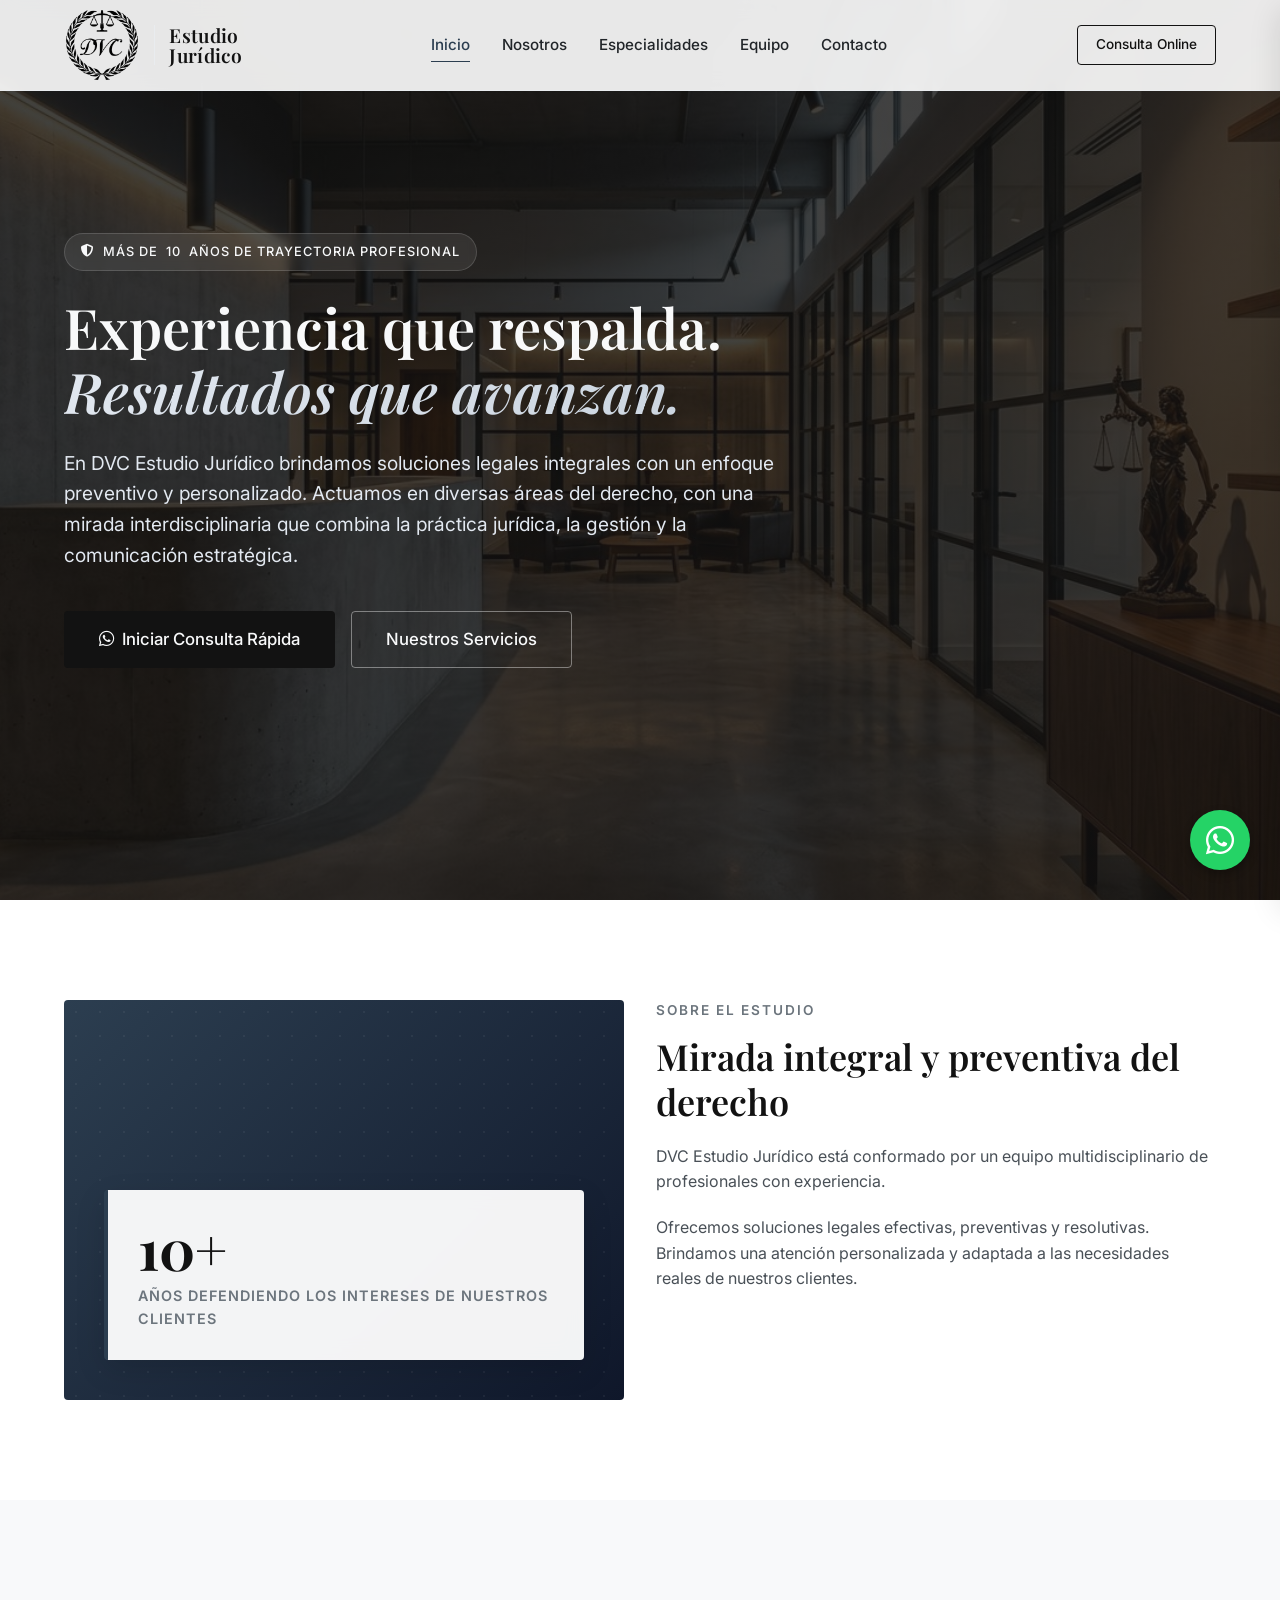
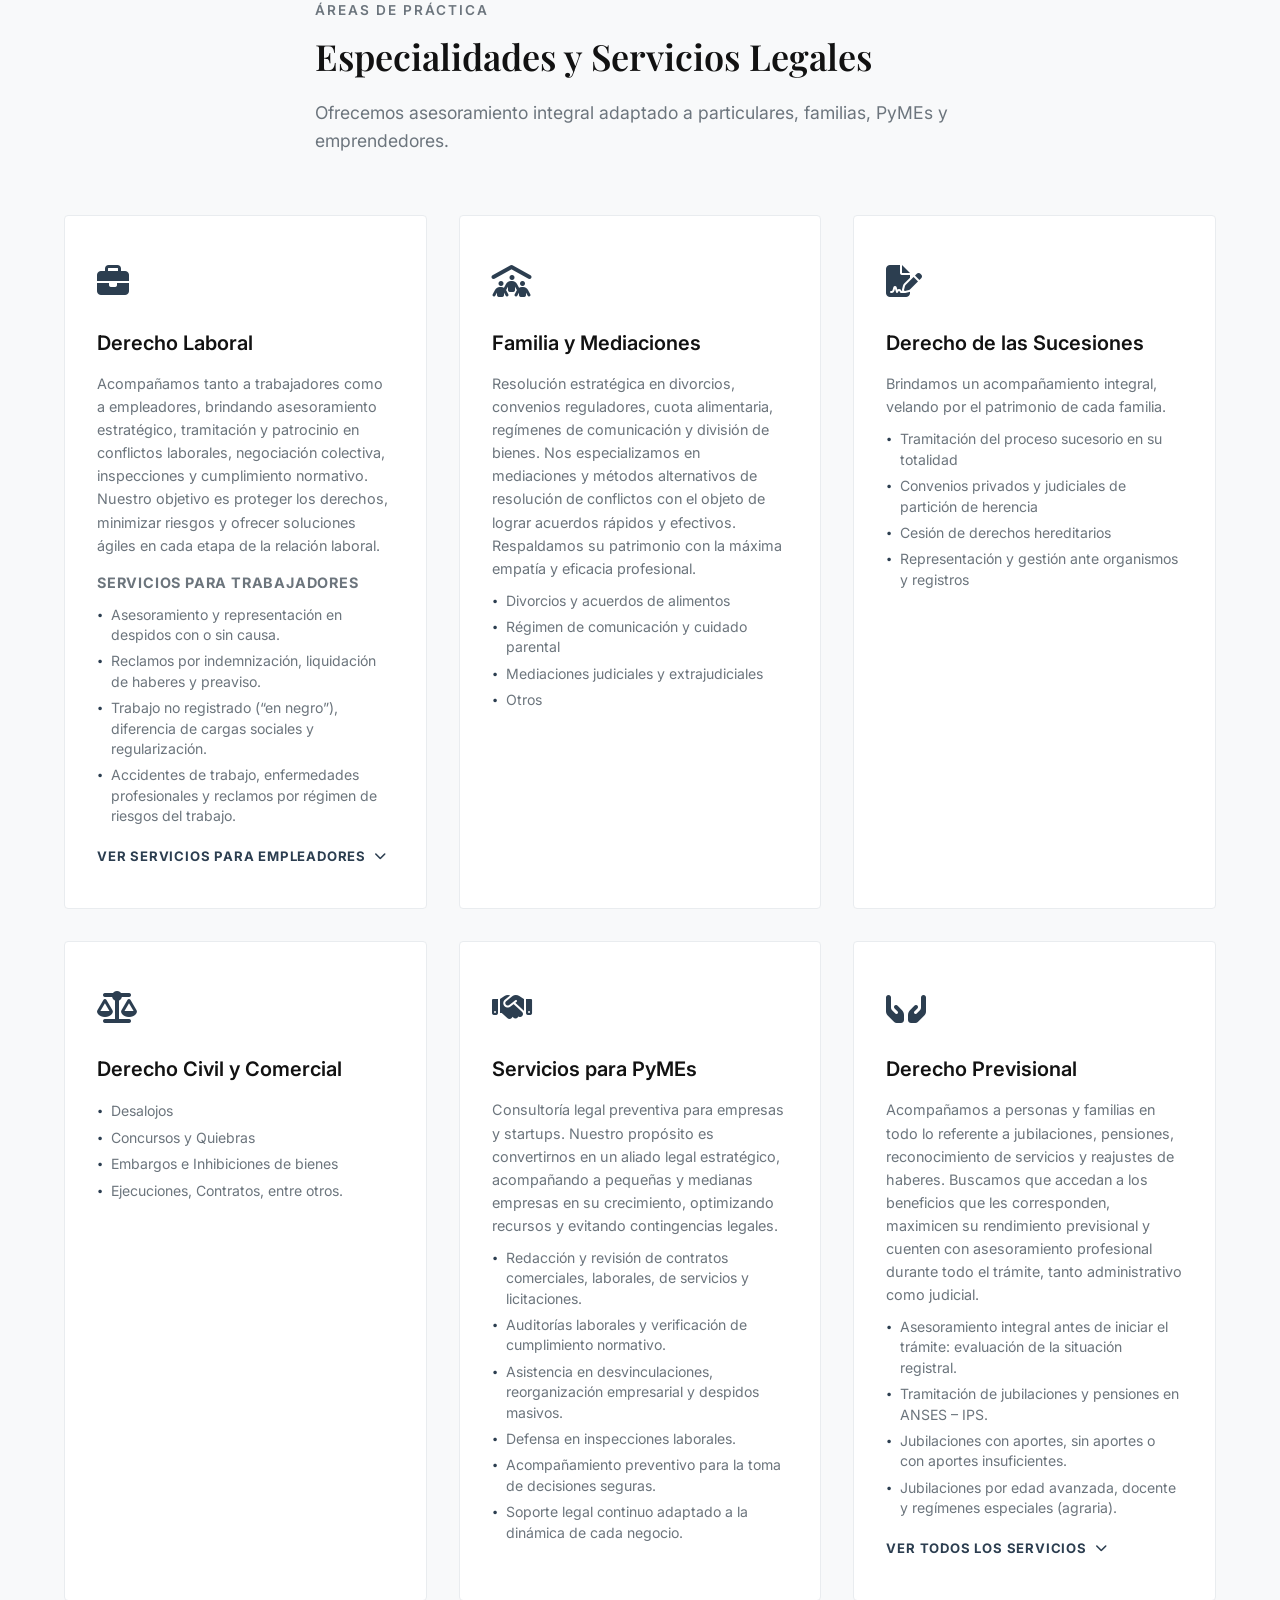
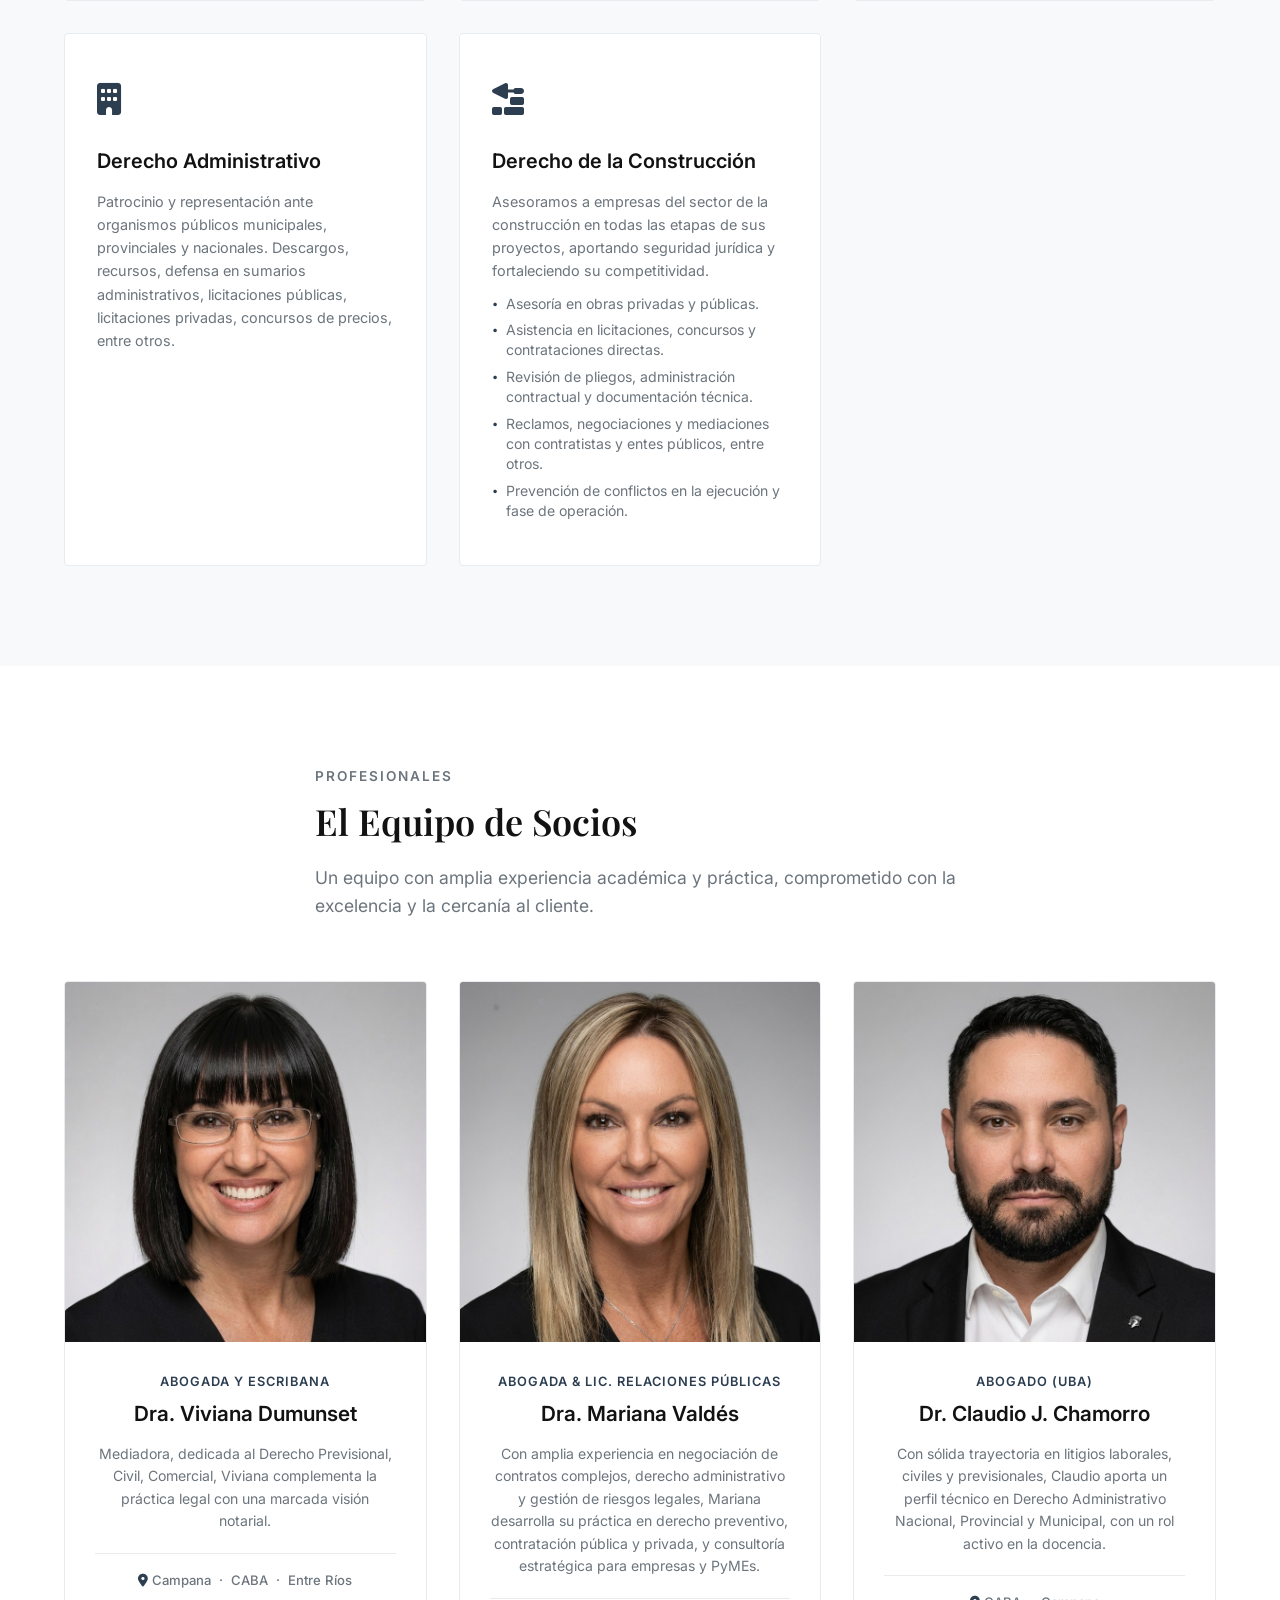
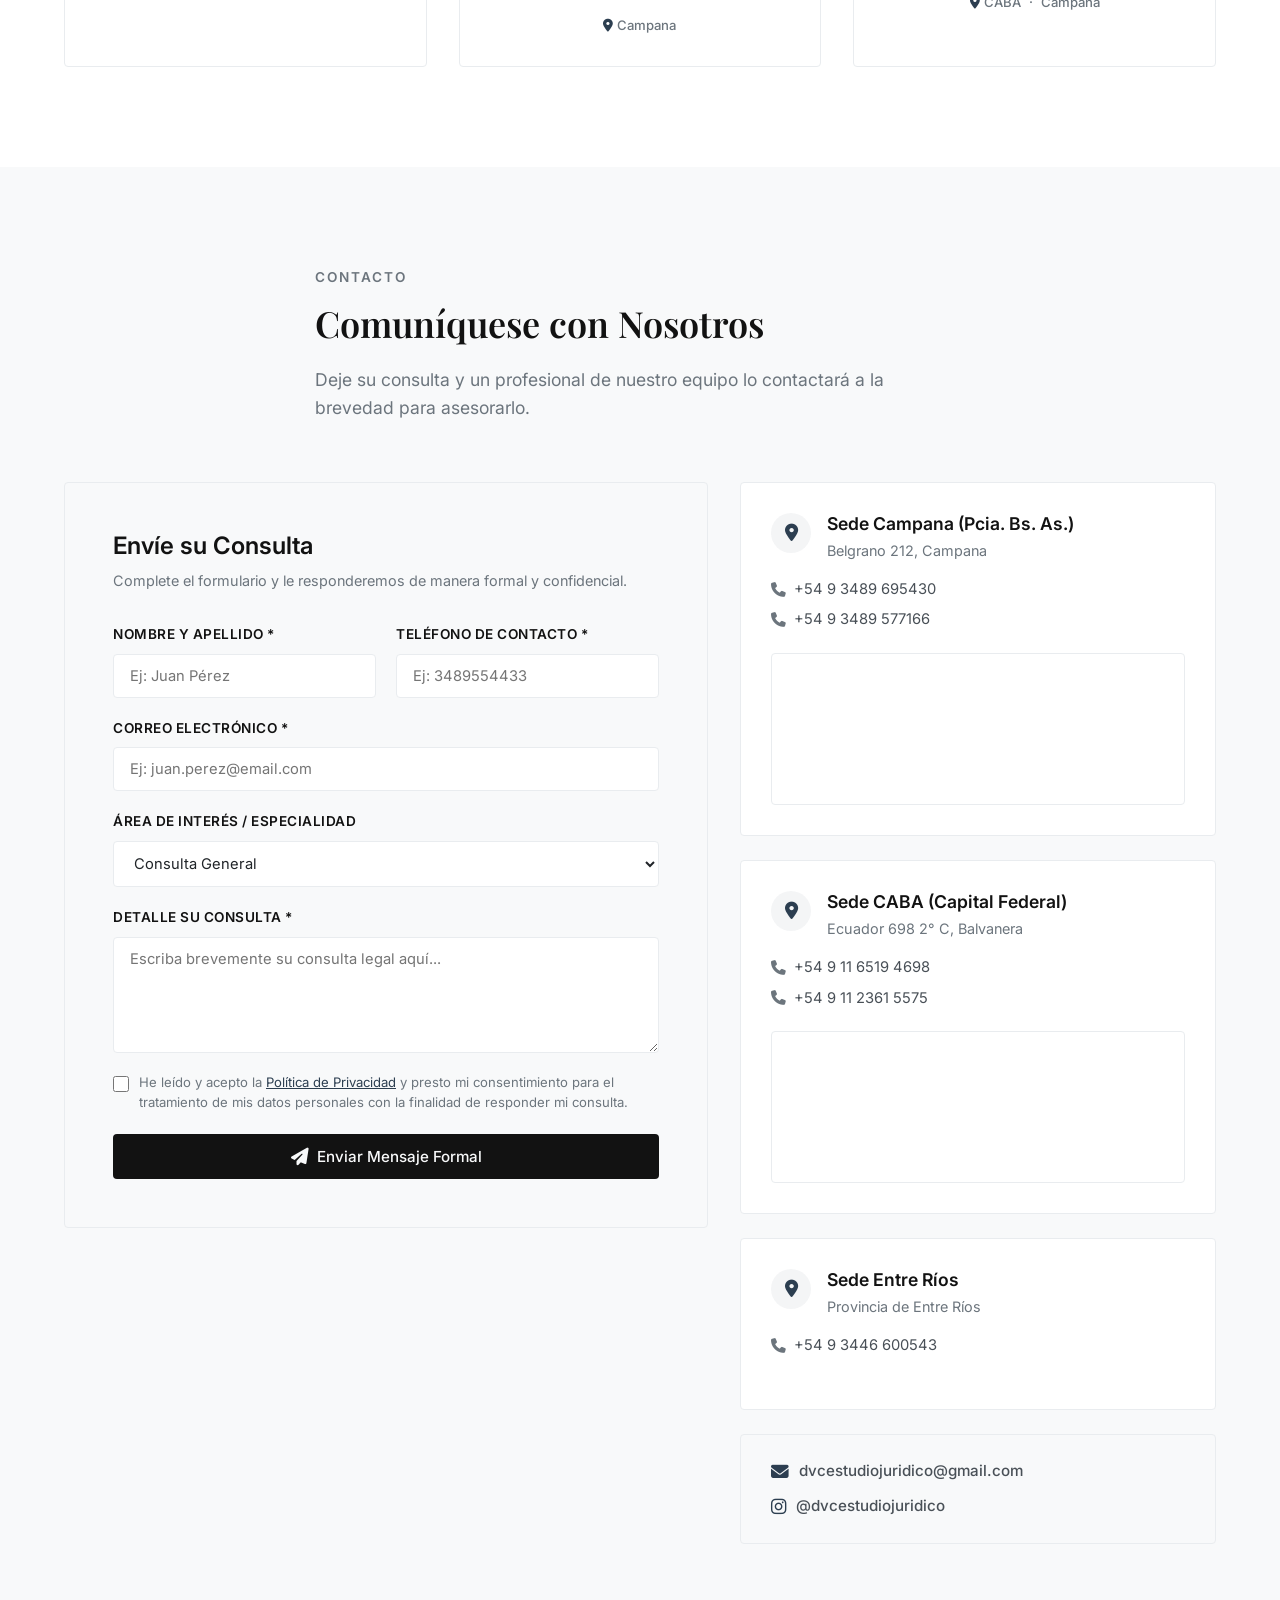
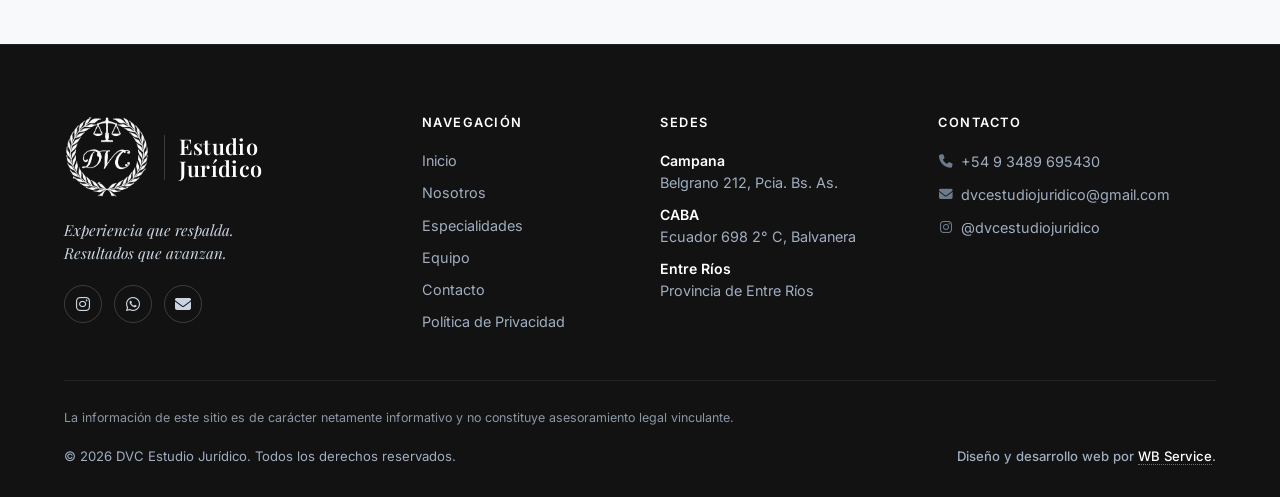
<file: index.html>
<!DOCTYPE html>
<html lang="es">
<head>
    <meta charset="UTF-8">
    <meta name="viewport" content="width=device-width, initial-scale=1.0">
    <title>DVC Estudio Jurídico | Experiencia y Confianza Legal</title>
    <!-- Meta tags SEO -->
    <meta name="description" content="DVC Estudio Jurídico. Sólida trayectoria brindando asesoramiento legal integral y preventivo en Campana, CABA y Entre Ríos. Especialistas en derecho civil, comercial, laboral, sucesorio, previsional y asesoría para PyMEs.">
    <meta name="keywords" content="estudio juridico, abogados campana, abogados caba, sucesiones, derecho laboral, divorcios, jubilaciones anses, contratos, pymes asesoria legal">
    <meta name="author" content="WB Service">
    <meta name="robots" content="index, follow">
    <meta name="theme-color" content="#121212">
    <!-- ⚠️ Al confirmar el dominio real, reemplazar esta URL en canonical + og:url + og:image + twitter:image -->
    <link rel="canonical" href="https://dvcestudiojuridico.com.ar/">

    <!-- Favicon -->
    <link rel="icon" type="image/png" sizes="32x32" href="assets/favicon-32.png">
    <link rel="icon" type="image/png" sizes="64x64" href="assets/favicon-64.png">
    <link rel="apple-touch-icon" href="assets/apple-touch-icon.png">

    <!-- Open Graph (previsualización al compartir en WhatsApp, Facebook, LinkedIn) -->
    <meta property="og:type" content="website">
    <meta property="og:locale" content="es_AR">
    <meta property="og:site_name" content="DVC Estudio Jurídico">
    <meta property="og:title" content="DVC Estudio Jurídico | Experiencia y Confianza Legal">
    <meta property="og:description" content="Asesoramiento legal integral y preventivo en Campana, CABA y Entre Ríos. Derecho civil, comercial, laboral, sucesorio, previsional y para PyMEs.">
    <meta property="og:url" content="https://dvcestudiojuridico.com.ar/">
    <meta property="og:image" content="https://dvcestudiojuridico.com.ar/assets/og-image.png">
    <meta property="og:image:width" content="1200">
    <meta property="og:image:height" content="630">
    <meta property="og:image:alt" content="DVC Estudio Jurídico">

    <!-- Twitter Cards -->
    <meta name="twitter:card" content="summary_large_image">
    <meta name="twitter:title" content="DVC Estudio Jurídico | Experiencia y Confianza Legal">
    <meta name="twitter:description" content="Asesoramiento legal integral y preventivo en Campana, CABA y Entre Ríos.">
    <meta name="twitter:image" content="https://dvcestudiojuridico.com.ar/assets/og-image.png">

    <!-- Google Fonts -->
    <link rel="preconnect" href="https://fonts.googleapis.com">
    <link rel="preconnect" href="https://fonts.gstatic.com" crossorigin>
    <link href="https://fonts.googleapis.com/css2?family=Inter:wght@300;400;500;600;700&family=Playfair+Display:ital,wght@0,400;0,500;0,600;0,700;1,400&display=swap" rel="stylesheet">
    <!-- FontAwesome para Iconos -->
    <link rel="stylesheet" href="https://cdnjs.cloudflare.com/ajax/libs/font-awesome/6.4.0/css/all.min.css">
    <!-- CSS Estilos -->
    <link rel="stylesheet" href="styles.css">
</head>
<body>

    <!-- Header / Navegación -->
    <header class="main-header" id="header">
        <div class="container header-container">
            <a href="#hero" class="logo-container" id="site-logo">
                <!-- Emblema DVC (imagen) + "Estudio Jurídico" como texto. Fallback si la imagen no carga. -->
                <div class="logo-lockup" id="logo-lockup">
                    <img src="assets/logo.png" alt="DVC Estudio Jurídico" class="logo-emblem" onerror="document.getElementById('logo-lockup').style.display='none'; document.getElementById('logo-fallback').style.display='flex';">
                    <span class="logo-wordmark">Estudio<br>Jurídico</span>
                </div>
                <div id="logo-fallback" class="logo-text-fallback" style="display:none;">
                    <i class="fa-solid fa-scale-balanced logo-icon"></i>
                    <div class="logo-texts">
                        <span class="logo-title">DVC</span>
                        <span class="logo-subtitle">Estudio Jurídico</span>
                    </div>
                </div>
            </a>

            <!-- Menú Desktop -->
            <nav class="nav-menu" id="nav-menu">
                <ul>
                    <li><a href="#hero" class="nav-link active">Inicio</a></li>
                    <li><a href="#nosotros" class="nav-link">Nosotros</a></li>
                    <li><a href="#especialidades" class="nav-link">Especialidades</a></li>
                    <li><a href="#equipo" class="nav-link">Equipo</a></li>
                    <li><a href="#contacto" class="nav-link">Contacto</a></li>
                </ul>
            </nav>

            <!-- Botón de Contacto Rápido -->
            <div class="header-actions">
                <a href="#contacto" class="btn btn-outline btn-sm">Consulta Online</a>
                <button class="mobile-nav-toggle" id="mobile-toggle" aria-label="Abrir menú">
                    <span class="bar"></span>
                    <span class="bar"></span>
                    <span class="bar"></span>
                </button>
            </div>
        </div>
    </header>

    <!-- Menú Móvil Lateral Overlay -->
    <div class="mobile-overlay" id="mobile-overlay"></div>
    <div class="mobile-nav" id="mobile-nav">
        <div class="mobile-nav-header">
            <span class="mobile-logo">DVC Estudio</span>
            <button class="mobile-close" id="mobile-close" aria-label="Cerrar menú">&times;</button>
        </div>
        <ul class="mobile-menu-links">
            <li><a href="#hero" class="mobile-link">Inicio</a></li>
            <li><a href="#nosotros" class="mobile-link">Nosotros</a></li>
            <li><a href="#especialidades" class="mobile-link">Especialidades</a></li>
            <li><a href="#equipo" class="mobile-link">Equipo</a></li>
            <li><a href="#contacto" class="mobile-link">Contacto</a></li>
        </ul>
        <div class="mobile-nav-footer">
            <a href="https://wa.me/5493489695430" target="_blank" class="btn btn-primary btn-block"><i class="fa-brands fa-whatsapp"></i> Escríbenos</a>
        </div>
    </div>

    <main>
        <!-- Hero Section -->
        <section class="hero-section" id="hero">
            <div class="hero-bg"></div>
            <div class="container hero-container">
                <div class="hero-content">
                    <div class="hero-badge">
                        <i class="fa-solid fa-shield-halved"></i> Más de <span id="exp-years-badge">10</span> años de trayectoria profesional
                    </div>
                    <h1 class="hero-title">Experiencia que respalda.<br><span class="text-gradient">Resultados que avanzan.</span></h1>
                    <p class="hero-lead">En DVC Estudio Jurídico brindamos soluciones legales integrales con un enfoque preventivo y personalizado. Actuamos en diversas áreas del derecho, con una mirada interdisciplinaria que combina la práctica jurídica, la gestión y la comunicación estratégica.</p>
                    <div class="hero-buttons">
                        <a href="https://wa.me/5493489695430?text=Hola,%20quisiera%20hacer%20una%20consulta%20legal." target="_blank" class="btn btn-primary btn-lg">
                            <i class="fa-brands fa-whatsapp"></i> Iniciar Consulta Rápida
                        </a>
                        <a href="#especialidades" class="btn btn-secondary btn-lg">Nuestros Servicios</a>
                    </div>
                </div>
            </div>
        </section>

        <!-- Nosotros Section -->
        <section class="nosotros-section section-padding" id="nosotros">
            <div class="container">
                <div class="grid grid-2">
                    <div class="nosotros-image-wrapper">
                        <!-- Imagen representativa de la balanza/justicia minimalista en CSS/diseño -->
                        <div class="nosotros-card-accent">
                            <div class="accent-number" id="exp-years-accent">10+</div>
                            <div class="accent-text">Años defendiendo los intereses de nuestros clientes</div>
                        </div>
                        <div class="nosotros-decorative-backdrop"></div>
                    </div>
                    <div class="nosotros-content">
                        <span class="section-subtitle">Sobre el Estudio</span>
                        <h2 class="section-title">Mirada integral y preventiva del derecho</h2>
                        <p class="section-text">DVC Estudio Jurídico está conformado por un equipo multidisciplinario de profesionales con experiencia.</p>
                        <p class="section-text">Ofrecemos soluciones legales efectivas, preventivas y resolutivas. Brindamos una atención personalizada y adaptada a las necesidades reales de nuestros clientes.</p>
                    </div>
                </div>
            </div>
        </section>

        <!-- Especialidades / Servicios Section -->
        <section class="especialidades-section section-padding bg-light" id="especialidades">
            <div class="container">
                <div class="section-header text-center">
                    <span class="section-subtitle">Áreas de Práctica</span>
                    <h2 class="section-title">Especialidades y Servicios Legales</h2>
                    <p class="section-lead">Ofrecemos asesoramiento integral adaptado a particulares, familias, PyMEs y emprendedores.</p>
                </div>

                <div class="grid grid-3 specialty-grid">
                    <!-- Tarjeta 1: Laboral -->
                    <div class="specialty-card">
                        <div class="card-icon"><i class="fa-solid fa-briefcase"></i></div>
                        <h3>Derecho Laboral</h3>
                        <p>Acompañamos tanto a trabajadores como a empleadores, brindando asesoramiento estratégico, tramitación y patrocinio en conflictos laborales, negociación colectiva, inspecciones y cumplimiento normativo. Nuestro objetivo es proteger los derechos, minimizar riesgos y ofrecer soluciones ágiles en cada etapa de la relación laboral.</p>
                        <p class="card-list-title">Servicios para trabajadores</p>
                        <ul class="card-list">
                            <li>Asesoramiento y representación en despidos con o sin causa.</li>
                            <li>Reclamos por indemnización, liquidación de haberes y preaviso.</li>
                            <li>Trabajo no registrado (“en negro”), diferencia de cargas sociales y regularización.</li>
                            <li>Accidentes de trabajo, enfermedades profesionales y reclamos por régimen de riesgos del trabajo.</li>
                        </ul>
                        <div class="card-more">
                            <div class="card-more-inner">
                                <p class="card-list-title">Servicios para empleadores / PyMEs / empresas</p>
                                <ul class="card-list">
                                    <li>Auditorías laborales y revisiones de cumplimiento normativo interno (contratos, registro, cargas, jornada).</li>
                                    <li>Asesoramiento en contratación: redacción y revisión de contratos de trabajo, pasantías, becarios y trabajadores temporarios.</li>
                                    <li>Asistencia en desvinculación, despidos masivos, planes de retiro y reorganización empresarial.</li>
                                    <li>Defensa en inspecciones laborales.</li>
                                </ul>
                            </div>
                        </div>
                        <button type="button" class="card-toggle" aria-expanded="false">
                            <span class="card-toggle-text">Ver servicios para empleadores</span>
                            <i class="fa-solid fa-chevron-down card-toggle-icon"></i>
                        </button>
                    </div>

                    <!-- Tarjeta 2: Familia -->
                    <div class="specialty-card">
                        <div class="card-icon"><i class="fa-solid fa-people-roof"></i></div>
                        <h3>Familia y Mediaciones</h3>
                        <p>Resolución estratégica en divorcios, convenios reguladores, cuota alimentaria, regímenes de comunicación y división de bienes. Nos especializamos en mediaciones y métodos alternativos de resolución de conflictos con el objeto de lograr acuerdos rápidos y efectivos. Respaldamos su patrimonio con la máxima empatía y eficacia profesional.</p>
                        <ul class="card-list">
                            <li>Divorcios y acuerdos de alimentos</li>
                            <li>Régimen de comunicación y cuidado parental</li>
                            <li>Mediaciones judiciales y extrajudiciales</li>
                            <li>Otros</li>
                        </ul>
                    </div>

                    <!-- Tarjeta 3: Sucesiones -->
                    <div class="specialty-card">
                        <div class="card-icon"><i class="fa-solid fa-file-signature"></i></div>
                        <h3>Derecho de las Sucesiones</h3>
                        <p>Brindamos un acompañamiento integral, velando por el patrimonio de cada familia.</p>
                        <ul class="card-list">
                            <li>Tramitación del proceso sucesorio en su totalidad</li>
                            <li>Convenios privados y judiciales de partición de herencia</li>
                            <li>Cesión de derechos hereditarios</li>
                            <li>Representación y gestión ante organismos y registros</li>
                        </ul>
                    </div>

                    <!-- Tarjeta 4: Civil y Comercial -->
                    <div class="specialty-card">
                        <div class="card-icon"><i class="fa-solid fa-scale-balanced"></i></div>
                        <h3>Derecho Civil y Comercial</h3>
                        <ul class="card-list">
                            <li>Desalojos</li>
                            <li>Concursos y Quiebras</li>
                            <li>Embargos e Inhibiciones de bienes</li>
                            <li>Ejecuciones, Contratos, entre otros.</li>
                        </ul>
                    </div>

                    <!-- Tarjeta 5: PyMEs y Emprendedores -->
                    <div class="specialty-card">
                        <div class="card-icon"><i class="fa-solid fa-handshake"></i></div>
                        <h3>Servicios para PyMEs</h3>
                        <p>Consultoría legal preventiva para empresas y startups. Nuestro propósito es convertirnos en un aliado legal estratégico, acompañando a pequeñas y medianas empresas en su crecimiento, optimizando recursos y evitando contingencias legales.</p>
                        <ul class="card-list">
                            <li>Redacción y revisión de contratos comerciales, laborales, de servicios y licitaciones.</li>
                            <li>Auditorías laborales y verificación de cumplimiento normativo.</li>
                            <li>Asistencia en desvinculaciones, reorganización empresarial y despidos masivos.</li>
                            <li>Defensa en inspecciones laborales.</li>
                            <li>Acompañamiento preventivo para la toma de decisiones seguras.</li>
                            <li>Soporte legal continuo adaptado a la dinámica de cada negocio.</li>
                        </ul>
                    </div>

                    <!-- Tarjeta 6: Previsional -->
                    <div class="specialty-card">
                        <div class="card-icon"><i class="fa-solid fa-hands-holding"></i></div>
                        <h3>Derecho Previsional</h3>
                        <p>Acompañamos a personas y familias en todo lo referente a jubilaciones, pensiones, reconocimiento de servicios y reajustes de haberes. Buscamos que accedan a los beneficios que les corresponden, maximicen su rendimiento previsional y cuenten con asesoramiento profesional durante todo el trámite, tanto administrativo como judicial.</p>
                        <ul class="card-list">
                            <li>Asesoramiento integral antes de iniciar el trámite: evaluación de la situación registral.</li>
                            <li>Tramitación de jubilaciones y pensiones en ANSES – IPS.</li>
                            <li>Jubilaciones con aportes, sin aportes o con aportes insuficientes.</li>
                            <li>Jubilaciones por edad avanzada, docente y regímenes especiales (agraria).</li>
                        </ul>
                        <div class="card-more">
                            <div class="card-more-inner">
                            <ul class="card-list">
                                <li>Planes de regularización de aportes (moratorias previsionales vigentes).</li>
                                <li>Pensión por fallecimiento (viudez, hijos menores o con discapacidad).</li>
                                <li>Retiro por invalidez o pensión por invalidez.</li>
                                <li>Reconocimiento de servicios y años de aportes (laborales, autónomos) ante ANSES u otras cajas previsionales.</li>
                                <li>Cálculo y proyección previsional: años aportados, simulación del haber jubilatorio y estimación del monto (“¿cuándo me puedo jubilar?”).</li>
                                <li>Reajustes de haberes y juicios previsionales: impugnación de liquidaciones, demandas por cálculo incorrecto y retroactivos.</li>
                                <li>Asesoramiento a empresas y profesionales sobre obligaciones previsionales, régimen de caja y carga de aportes.</li>
                                <li>Procedimientos administrativos y judiciales: recursos, amparos previsionales y seguimiento de expedientes.</li>
                            </ul>
                            </div>
                        </div>
                        <button type="button" class="card-toggle" aria-expanded="false">
                            <span class="card-toggle-text">Ver todos los servicios</span>
                            <i class="fa-solid fa-chevron-down card-toggle-icon"></i>
                        </button>
                    </div>

                    <!-- Tarjeta 7: Administrativo -->
                    <div class="specialty-card">
                        <div class="card-icon"><i class="fa-solid fa-building"></i></div>
                        <h3>Derecho Administrativo</h3>
                        <p>Patrocinio y representación ante organismos públicos municipales, provinciales y nacionales. Descargos, recursos, defensa en sumarios administrativos, licitaciones públicas, licitaciones privadas, concursos de precios, entre otros.</p>
                    </div>

                    <!-- Tarjeta 8: Construcción -->
                    <div class="specialty-card">
                        <div class="card-icon"><i class="fa-solid fa-trowel-bricks"></i></div>
                        <h3>Derecho de la Construcción</h3>
                        <p>Asesoramos a empresas del sector de la construcción en todas las etapas de sus proyectos, aportando seguridad jurídica y fortaleciendo su competitividad.</p>
                        <ul class="card-list">
                            <li>Asesoría en obras privadas y públicas.</li>
                            <li>Asistencia en licitaciones, concursos y contrataciones directas.</li>
                            <li>Revisión de pliegos, administración contractual y documentación técnica.</li>
                            <li>Reclamos, negociaciones y mediaciones con contratistas y entes públicos, entre otros.</li>
                            <li>Prevención de conflictos en la ejecución y fase de operación.</li>
                        </ul>
                    </div>
                </div>
            </div>
        </section>

        <!-- El Equipo Section -->
        <section class="equipo-section section-padding" id="equipo">
            <div class="container">
                <div class="section-header text-center">
                    <span class="section-subtitle">Profesionales</span>
                    <h2 class="section-title">El Equipo de Socios</h2>
                    <p class="section-lead">Un equipo con amplia experiencia académica y práctica, comprometido con la excelencia y la cercanía al cliente.</p>
                </div>

                <div class="grid grid-3 equipo-grid">
                    <!-- Ficha Dra. Viviana Dumunset -->
                    <div class="member-card">
                        <div class="member-photo">
                            <img src="assets/equipo-viviana.jpg" alt="Dra. Viviana Dumunset" loading="lazy">
                        </div>
                        <div class="member-info">
                            <span class="member-role">Abogada y Escribana</span>
                            <h3>Dra. Viviana Dumunset</h3>
                            <p class="member-bio">Mediadora, dedicada al Derecho Previsional, Civil, Comercial, Viviana complementa la práctica legal con una marcada visión notarial.</p>
                            <div class="member-meta">
                                <span><i class="fa-solid fa-location-dot"></i> Campana &nbsp;·&nbsp; CABA &nbsp;·&nbsp; Entre Ríos</span>
                            </div>
                        </div>
                    </div>

                    <!-- Ficha Dra. Mariana Valdés -->
                    <div class="member-card">
                        <div class="member-photo">
                            <img src="assets/equipo-mariana.jpg" alt="Dra. Mariana Valdés" loading="lazy">
                        </div>
                        <div class="member-info">
                            <span class="member-role">Abogada &amp; Lic. Relaciones Públicas</span>
                            <h3>Dra. Mariana Valdés</h3>
                            <p class="member-bio">Con amplia experiencia en negociación de contratos complejos, derecho administrativo y gestión de riesgos legales, Mariana desarrolla su práctica en derecho preventivo, contratación pública y privada, y consultoría estratégica para empresas y PyMEs.</p>
                            <div class="member-meta">
                                <span><i class="fa-solid fa-location-dot"></i> Campana</span>
                            </div>
                        </div>
                    </div>

                    <!-- Ficha Dr. Claudio Javier Chamorro -->
                    <div class="member-card">
                        <div class="member-photo">
                            <img src="assets/equipo-claudio.jpg" alt="Dr. Claudio J. Chamorro" loading="lazy">
                        </div>
                        <div class="member-info">
                            <span class="member-role">Abogado (UBA)</span>
                            <h3>Dr. Claudio J. Chamorro</h3>
                            <p class="member-bio">Con sólida trayectoria en litigios laborales, civiles y previsionales, Claudio aporta un perfil técnico en Derecho Administrativo Nacional, Provincial y Municipal, con un rol activo en la docencia.</p>
                            <div class="member-meta">
                                <span><i class="fa-solid fa-location-dot"></i> CABA &nbsp;·&nbsp; Campana</span>
                            </div>
                        </div>
                    </div>
                </div>
            </div>
        </section>

        <!-- Contacto Section -->
        <section class="contacto-section section-padding bg-light" id="contacto">
            <div class="container">
                <div class="section-header text-center">
                    <span class="section-subtitle">Contacto</span>
                    <h2 class="section-title">Comuníquese con Nosotros</h2>
                    <p class="section-lead">Deje su consulta y un profesional de nuestro equipo lo contactará a la brevedad para asesorarlo.</p>
                </div>

                <div class="grid grid-2 contacto-layout">
                    <!-- Formulario de Contacto -->
                    <div class="contacto-form-container">
                        <h3>Envíe su Consulta</h3>
                        <p class="form-instruction">Complete el formulario y le responderemos de manera formal y confidencial.</p>
                        <form id="legal-contact-form" class="legal-form">
                            <div class="form-group-row">
                                <div class="form-group">
                                    <label for="fname">Nombre y Apellido *</label>
                                    <input type="text" id="fname" name="name" required placeholder="Ej: Juan Pérez">
                                </div>
                                <div class="form-group">
                                    <label for="fphone">Teléfono de Contacto *</label>
                                    <input type="tel" id="fphone" name="phone" required placeholder="Ej: 3489554433">
                                </div>
                            </div>
                            <div class="form-group">
                                <label for="femail">Correo Electrónico *</label>
                                    <input type="email" id="femail" name="email" required placeholder="Ej: juan.perez@email.com">
                            </div>
                            <div class="form-group">
                                <label for="fspecialty">Área de Interés / Especialidad</label>
                                <select id="fspecialty" name="specialty">
                                    <option value="General">Consulta General</option>
                                    <option value="Laboral">Derecho Laboral / Despidos</option>
                                    <option value="Familia">Familia / Divorcios / Alimentos</option>
                                    <option value="Sucesiones">Sucesiones y Herencias</option>
                                    <option value="Civil y Comercial">Contratos / Civil y Comercial</option>
                                    <option value="PyMEs">Asesoría para PyMEs / Empresas</option>
                                    <option value="Previsional">Jubilaciones / ANSES</option>
                                    <option value="Otros">Otros Asuntos</option>
                                </select>
                            </div>
                            <div class="form-group">
                                <label for="fmessage">Detalle su Consulta *</label>
                                <textarea id="fmessage" name="message" rows="5" required placeholder="Escriba brevemente su consulta legal aquí..."></textarea>
                            </div>
                            <!-- Honeypot antispam: invisible para humanos; los bots lo completan y Formspree descarta el envío -->
                            <input type="text" name="_gotcha" id="fgotcha" class="hp-field" tabindex="-1" autocomplete="off" aria-hidden="true">

                            <div class="form-consent">
                                <input type="checkbox" id="fconsent" name="consent" required>
                                <label for="fconsent">He leído y acepto la <a href="privacidad.html" target="_blank" rel="noopener">Política de Privacidad</a> y presto mi consentimiento para el tratamiento de mis datos personales con la finalidad de responder mi consulta.</label>
                            </div>

                            <div class="form-alert" id="form-alert"></div>
                            <button type="submit" class="btn btn-primary btn-block" id="btn-submit">
                                <i class="fa-solid fa-paper-plane"></i> Enviar Mensaje Formal
                            </button>
                        </form>
                    </div>

                    <!-- Datos de Contacto y Sedes -->
                    <div class="contacto-info-container">
                        <!-- Sede Campana -->
                        <div class="sede-card">
                            <div class="sede-header">
                                <div class="sede-icon"><i class="fa-solid fa-location-dot"></i></div>
                                <div>
                                    <h4>Sede Campana (Pcia. Bs. As.)</h4>
                                    <p>Belgrano 212, Campana</p>
                                </div>
                            </div>
                            <div class="sede-details">
                                <p><i class="fa-solid fa-phone"></i> <a href="tel:+5493489695430" class="contact-link">+54 9 3489 695430</a></p>
                                <p><i class="fa-solid fa-phone"></i> <a href="tel:+5493489577166" class="contact-link">+54 9 3489 577166</a></p>
                            </div>
                            <!-- Mapa Campana Iframe OpenStreetMap -->
                            <div class="sede-map">
                                <iframe src="https://www.google.com/maps/embed?pb=!1m18!1m12!1m3!1d3301.839841804987!2d-58.96205792476561!3d-34.163259973114136!2m3!1f0!2f0!3f0!3m2!1i1024!2i768!4f13.1!3m3!1m2!1s0x95bb7213b28b7e21%3A0xe54e3d744bcf84ec!2sBelgrano%20212%2C%20Campana%2C%20Provincia%20de%20Buenos%20Aires!5e0!3m2!1ses-419!2sar!4v1717500000000!5m2!1ses-419!2sar" width="100%" height="150" style="border:0;" allowfullscreen="" loading="lazy" referrerpolicy="no-referrer-when-downgrade"></iframe>
                            </div>
                        </div>

                        <!-- Sede CABA -->
                        <div class="sede-card">
                            <div class="sede-header">
                                <div class="sede-icon"><i class="fa-solid fa-location-dot"></i></div>
                                <div>
                                    <h4>Sede CABA (Capital Federal)</h4>
                                    <p>Ecuador 698 2° C, Balvanera</p>
                                </div>
                            </div>
                            <div class="sede-details">
                                <p><i class="fa-solid fa-phone"></i> <a href="tel:+5491165194698" class="contact-link">+54 9 11 6519 4698</a></p>
                                <p><i class="fa-solid fa-phone"></i> <a href="tel:+5491123615575" class="contact-link">+54 9 11 2361 5575</a></p>
                            </div>
                            <!-- Mapa CABA Iframe OpenStreetMap -->
                            <div class="sede-map">
                                <iframe src="https://www.google.com/maps/embed?pb=!1m18!1m12!1m3!1d3284.0906233481977!2d-58.406140524741366!3d-34.60439407295449!2m3!1f0!2f0!3f0!3m2!1i1024!2i768!4f13.1!3m3!1m2!1s0x95bcca1172a3922d%3A0x7d81a9adbf23e590!2sEcuador%20698%2C%20C1214ADL%20CABA!5e0!3m2!1ses-419!2sar!4v1717500000000!5m2!1ses-419!2sar" width="100%" height="150" style="border:0;" allowfullscreen="" loading="lazy" referrerpolicy="no-referrer-when-downgrade"></iframe>
                            </div>
                        </div>

                        <!-- Sede Entre Ríos -->
                        <div class="sede-card">
                            <div class="sede-header">
                                <div class="sede-icon"><i class="fa-solid fa-location-dot"></i></div>
                                <div>
                                    <h4>Sede Entre Ríos</h4>
                                    <p>Provincia de Entre Ríos</p>
                                </div>
                            </div>
                            <div class="sede-details">
                                <p><i class="fa-solid fa-phone"></i> <a href="tel:+5493446600543" class="contact-link">+54 9 3446 600543</a></p>
                            </div>
                        </div>

                        <!-- Correo e Instagram -->
                        <div class="otras-vias-card">
                            <p><i class="fa-solid fa-envelope"></i> <a href="mailto:dvcestudiojuridico@gmail.com" class="contact-link">dvcestudiojuridico@gmail.com</a></p>
                            <p><i class="fa-brands fa-instagram"></i> <a href="https://www.instagram.com/dvcestudiojuridico/" target="_blank" rel="noopener" class="contact-link">@dvcestudiojuridico</a></p>
                        </div>
                    </div>
                </div>
            </div>
        </section>
    </main>

    <!-- Footer -->
    <footer class="main-footer">
        <div class="container">
            <div class="footer-top">
                <!-- Marca -->
                <div class="footer-brand">
                    <div class="footer-logo-lockup">
                        <img src="assets/logo-footer.png" alt="DVC Estudio Jurídico" class="footer-logo">
                        <div class="footer-brand-text">
                            <span class="footer-wordmark">Estudio<br>Jurídico</span>
                        </div>
                    </div>
                    <p class="footer-tagline">Experiencia que respalda.<br>Resultados que avanzan.</p>
                    <div class="footer-social">
                        <a href="https://www.instagram.com/dvcestudiojuridico/" target="_blank" rel="noopener" aria-label="Instagram"><i class="fa-brands fa-instagram"></i></a>
                        <a href="https://wa.me/5493489695430" target="_blank" rel="noopener" aria-label="WhatsApp"><i class="fa-brands fa-whatsapp"></i></a>
                        <a href="mailto:dvcestudiojuridico@gmail.com" aria-label="Correo electrónico"><i class="fa-solid fa-envelope"></i></a>
                    </div>
                </div>

                <!-- Navegación -->
                <div class="footer-col">
                    <h4>Navegación</h4>
                    <ul>
                        <li><a href="#hero">Inicio</a></li>
                        <li><a href="#nosotros">Nosotros</a></li>
                        <li><a href="#especialidades">Especialidades</a></li>
                        <li><a href="#equipo">Equipo</a></li>
                        <li><a href="#contacto">Contacto</a></li>
                        <li><a href="privacidad.html">Política de Privacidad</a></li>
                    </ul>
                </div>

                <!-- Sedes -->
                <div class="footer-col">
                    <h4>Sedes</h4>
                    <ul class="footer-sedes">
                        <li><span>Campana</span>Belgrano 212, Pcia. Bs. As.</li>
                        <li><span>CABA</span>Ecuador 698 2° C, Balvanera</li>
                        <li><span>Entre Ríos</span>Provincia de Entre Ríos</li>
                    </ul>
                </div>

                <!-- Contacto -->
                <div class="footer-col">
                    <h4>Contacto</h4>
                    <ul>
                        <li><a href="tel:+5493489695430"><i class="fa-solid fa-phone"></i> +54 9 3489 695430</a></li>
                        <li><a href="mailto:dvcestudiojuridico@gmail.com"><i class="fa-solid fa-envelope"></i> dvcestudiojuridico@gmail.com</a></li>
                        <li><a href="https://www.instagram.com/dvcestudiojuridico/" target="_blank" rel="noopener"><i class="fa-brands fa-instagram"></i> @dvcestudiojuridico</a></li>
                    </ul>
                </div>
            </div>

            <div class="footer-bottom">
                <p class="footer-disclaimer">La información de este sitio es de carácter netamente informativo y no constituye asesoramiento legal vinculante.</p>
                <div class="footer-bottom-row">
                    <p>&copy; <span id="footer-year">2026</span> DVC Estudio Jurídico. Todos los derechos reservados.</p>
                    <p class="developer-credit">Diseño y desarrollo web por <a href="https://www.wbserviceinformatica.com.ar" target="_blank" rel="noopener">WB Service</a>.</p>
                </div>
            </div>
        </div>
    </footer>

    <!-- Botón Flotante de WhatsApp -->
    <a href="https://wa.me/5493489695430?text=Hola,%20quisiera%20hacer%20una%20consulta%20legal." class="whatsapp-float" target="_blank" rel="noopener" aria-label="Escríbenos por WhatsApp">
        <i class="fa-brands fa-whatsapp"></i>
    </a>

    <!-- Datos estructurados (SEO / Google) -->
    <script type="application/ld+json">
    {
      "@context": "https://schema.org",
      "@type": "LegalService",
      "@id": "https://dvcestudiojuridico.com.ar/#estudio",
      "name": "DVC Estudio Jurídico",
      "description": "Estudio jurídico con sólida trayectoria en asesoramiento legal integral y preventivo. Derecho laboral, familia y mediaciones, sucesiones, civil y comercial, PyMEs, previsional, administrativo y de la construcción.",
      "url": "https://dvcestudiojuridico.com.ar/",
      "logo": "https://dvcestudiojuridico.com.ar/assets/apple-touch-icon.png",
      "image": "https://dvcestudiojuridico.com.ar/assets/og-image.png",
      "email": "dvcestudiojuridico@gmail.com",
      "telephone": "+5493489695430",
      "priceRange": "$$",
      "sameAs": ["https://www.instagram.com/dvcestudiojuridico"],
      "areaServed": [
        { "@type": "AdministrativeArea", "name": "Campana, Provincia de Buenos Aires" },
        { "@type": "AdministrativeArea", "name": "Ciudad Autónoma de Buenos Aires" },
        { "@type": "AdministrativeArea", "name": "Provincia de Entre Ríos" }
      ],
      "knowsAbout": [
        "Derecho Laboral", "Familia y Mediaciones", "Sucesiones y Herencias",
        "Derecho Civil y Comercial", "Servicios para PyMEs", "Derecho Previsional",
        "Derecho Administrativo", "Derecho de la Construcción"
      ],
      "address": {
        "@type": "PostalAddress",
        "streetAddress": "Belgrano 212",
        "addressLocality": "Campana",
        "addressRegion": "Buenos Aires",
        "addressCountry": "AR"
      },
      "geo": { "@type": "GeoCoordinates", "latitude": -34.163260, "longitude": -58.962058 },
      "location": [
        {
          "@type": "Place",
          "name": "DVC Estudio Jurídico — Sede Campana",
          "address": {
            "@type": "PostalAddress",
            "streetAddress": "Belgrano 212",
            "addressLocality": "Campana",
            "addressRegion": "Buenos Aires",
            "addressCountry": "AR"
          },
          "geo": { "@type": "GeoCoordinates", "latitude": -34.163260, "longitude": -58.962058 }
        },
        {
          "@type": "Place",
          "name": "DVC Estudio Jurídico — Sede CABA",
          "address": {
            "@type": "PostalAddress",
            "streetAddress": "Ecuador 698 2° C, Balvanera",
            "addressLocality": "Ciudad Autónoma de Buenos Aires",
            "addressRegion": "CABA",
            "addressCountry": "AR"
          },
          "geo": { "@type": "GeoCoordinates", "latitude": -34.604394, "longitude": -58.406141 }
        }
      ]
    }
    </script>

    <!-- JS Scripts -->
    <script src="script.js"></script>
</body>
</html>
</file>
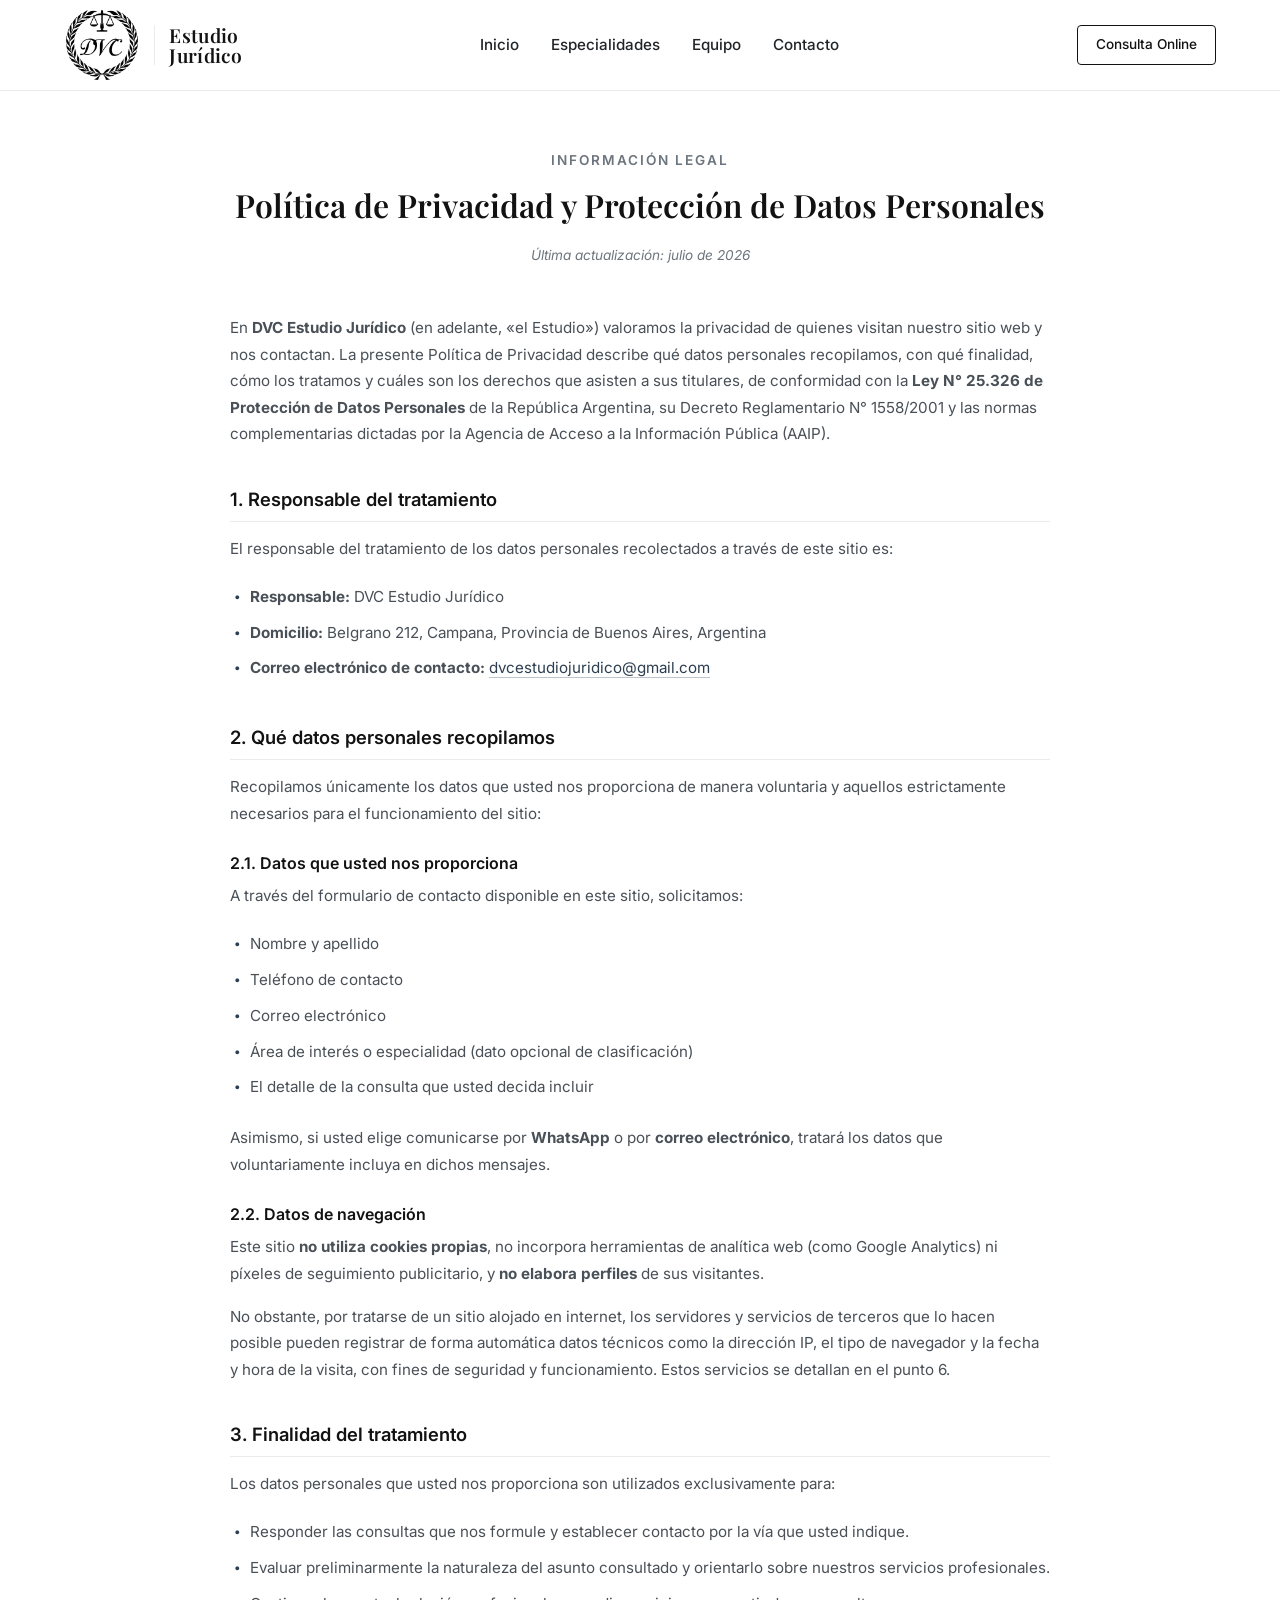
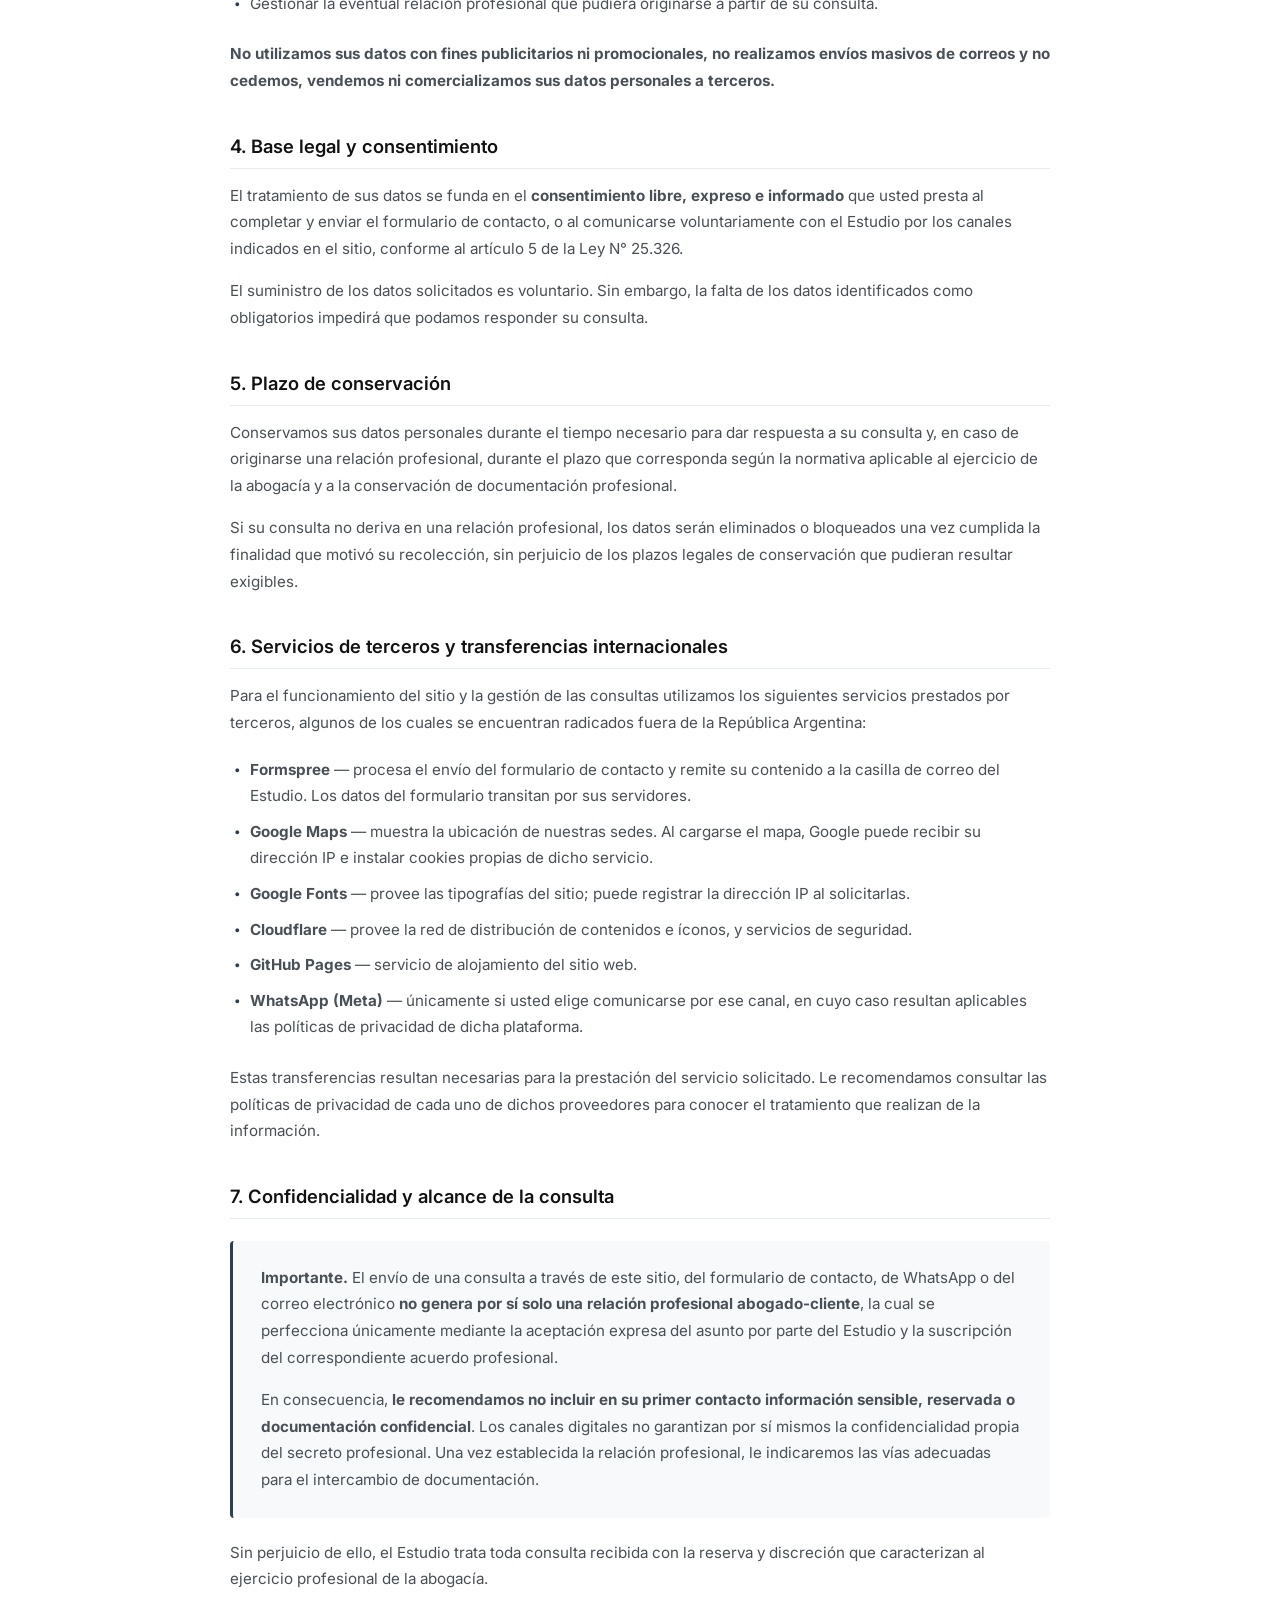
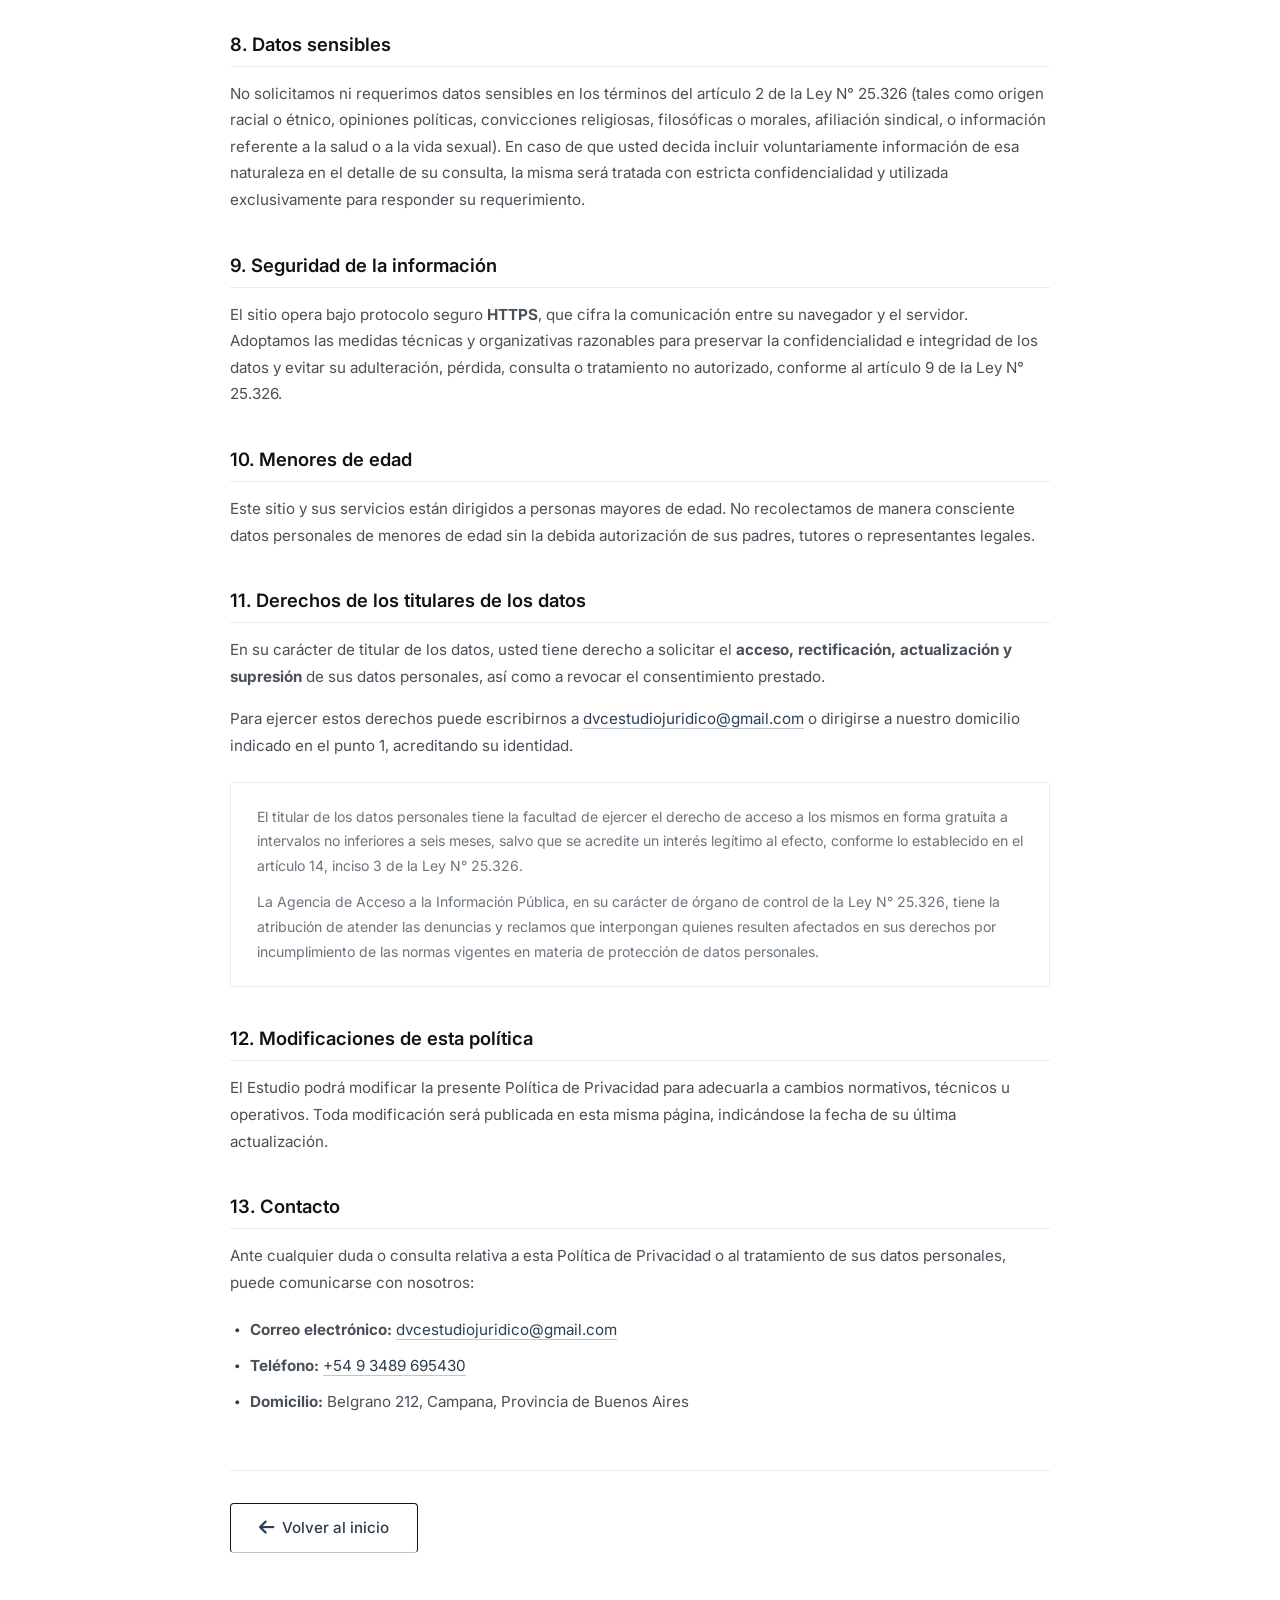
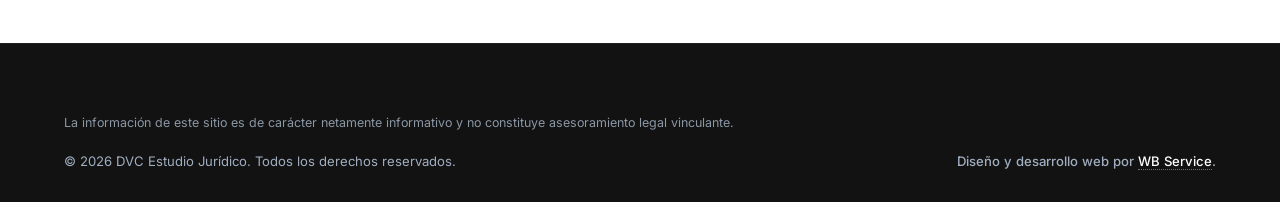
<file: privacidad.html>
<!DOCTYPE html>
<html lang="es">
<head>
    <meta charset="UTF-8">
    <meta name="viewport" content="width=device-width, initial-scale=1.0">
    <title>Política de Privacidad | DVC Estudio Jurídico</title>
    <meta name="description" content="Política de Privacidad y Protección de Datos Personales de DVC Estudio Jurídico, conforme a la Ley N° 25.326 de la República Argentina.">
    <meta name="robots" content="index, follow">
    <meta name="theme-color" content="#121212">

    <!-- Favicon -->
    <link rel="icon" type="image/png" sizes="32x32" href="assets/favicon-32.png">
    <link rel="icon" type="image/png" sizes="64x64" href="assets/favicon-64.png">
    <link rel="apple-touch-icon" href="assets/apple-touch-icon.png">

    <!-- Google Fonts -->
    <link rel="preconnect" href="https://fonts.googleapis.com">
    <link rel="preconnect" href="https://fonts.gstatic.com" crossorigin>
    <link href="https://fonts.googleapis.com/css2?family=Inter:wght@300;400;500;600;700&family=Playfair+Display:ital,wght@0,400;0,500;0,600;0,700;1,400&display=swap" rel="stylesheet">
    <!-- FontAwesome -->
    <link rel="stylesheet" href="https://cdnjs.cloudflare.com/ajax/libs/font-awesome/6.4.0/css/all.min.css">
    <!-- CSS -->
    <link rel="stylesheet" href="styles.css">
</head>
<body>

    <!-- Header -->
    <header class="main-header" id="header">
        <div class="container header-container">
            <a href="index.html" class="logo-container" id="site-logo">
                <div class="logo-lockup" id="logo-lockup">
                    <img src="assets/logo.png" alt="DVC Estudio Jurídico" class="logo-emblem">
                    <span class="logo-wordmark">Estudio<br>Jurídico</span>
                </div>
            </a>
            <nav class="nav-menu">
                <ul>
                    <li><a href="index.html" class="nav-link">Inicio</a></li>
                    <li><a href="index.html#especialidades" class="nav-link">Especialidades</a></li>
                    <li><a href="index.html#equipo" class="nav-link">Equipo</a></li>
                    <li><a href="index.html#contacto" class="nav-link">Contacto</a></li>
                </ul>
            </nav>
            <div class="header-actions">
                <a href="index.html#contacto" class="btn btn-outline btn-sm">Consulta Online</a>
            </div>
        </div>
    </header>

    <main class="legal-main">
        <div class="container">
            <div class="legal-header">
                <span class="section-subtitle">Información Legal</span>
                <h1 class="section-title">Política de Privacidad y Protección de Datos Personales</h1>
                <p class="legal-updated">Última actualización: julio de 2026</p>
            </div>

            <div class="legal-content">

                <p>En <strong>DVC Estudio Jurídico</strong> (en adelante, «el Estudio») valoramos la privacidad de quienes visitan nuestro sitio web y nos contactan. La presente Política de Privacidad describe qué datos personales recopilamos, con qué finalidad, cómo los tratamos y cuáles son los derechos que asisten a sus titulares, de conformidad con la <strong>Ley N° 25.326 de Protección de Datos Personales</strong> de la República Argentina, su Decreto Reglamentario N° 1558/2001 y las normas complementarias dictadas por la Agencia de Acceso a la Información Pública (AAIP).</p>

                <h2>1. Responsable del tratamiento</h2>
                <p>El responsable del tratamiento de los datos personales recolectados a través de este sitio es:</p>
                <ul>
                    <li><strong>Responsable:</strong> DVC Estudio Jurídico</li>
                    <li><strong>Domicilio:</strong> Belgrano 212, Campana, Provincia de Buenos Aires, Argentina</li>
                    <li><strong>Correo electrónico de contacto:</strong> <a href="mailto:dvcestudiojuridico@gmail.com">dvcestudiojuridico@gmail.com</a></li>
                </ul>

                <h2>2. Qué datos personales recopilamos</h2>
                <p>Recopilamos únicamente los datos que usted nos proporciona de manera voluntaria y aquellos estrictamente necesarios para el funcionamiento del sitio:</p>

                <h3>2.1. Datos que usted nos proporciona</h3>
                <p>A través del formulario de contacto disponible en este sitio, solicitamos:</p>
                <ul>
                    <li>Nombre y apellido</li>
                    <li>Teléfono de contacto</li>
                    <li>Correo electrónico</li>
                    <li>Área de interés o especialidad (dato opcional de clasificación)</li>
                    <li>El detalle de la consulta que usted decida incluir</li>
                </ul>
                <p>Asimismo, si usted elige comunicarse por <strong>WhatsApp</strong> o por <strong>correo electrónico</strong>, tratará los datos que voluntariamente incluya en dichos mensajes.</p>

                <h3>2.2. Datos de navegación</h3>
                <p>Este sitio <strong>no utiliza cookies propias</strong>, no incorpora herramientas de analítica web (como Google Analytics) ni píxeles de seguimiento publicitario, y <strong>no elabora perfiles</strong> de sus visitantes.</p>
                <p>No obstante, por tratarse de un sitio alojado en internet, los servidores y servicios de terceros que lo hacen posible pueden registrar de forma automática datos técnicos como la dirección IP, el tipo de navegador y la fecha y hora de la visita, con fines de seguridad y funcionamiento. Estos servicios se detallan en el punto 6.</p>

                <h2>3. Finalidad del tratamiento</h2>
                <p>Los datos personales que usted nos proporciona son utilizados exclusivamente para:</p>
                <ul>
                    <li>Responder las consultas que nos formule y establecer contacto por la vía que usted indique.</li>
                    <li>Evaluar preliminarmente la naturaleza del asunto consultado y orientarlo sobre nuestros servicios profesionales.</li>
                    <li>Gestionar la eventual relación profesional que pudiera originarse a partir de su consulta.</li>
                </ul>
                <p><strong>No utilizamos sus datos con fines publicitarios ni promocionales, no realizamos envíos masivos de correos y no cedemos, vendemos ni comercializamos sus datos personales a terceros.</strong></p>

                <h2>4. Base legal y consentimiento</h2>
                <p>El tratamiento de sus datos se funda en el <strong>consentimiento libre, expreso e informado</strong> que usted presta al completar y enviar el formulario de contacto, o al comunicarse voluntariamente con el Estudio por los canales indicados en el sitio, conforme al artículo 5 de la Ley N° 25.326.</p>
                <p>El suministro de los datos solicitados es voluntario. Sin embargo, la falta de los datos identificados como obligatorios impedirá que podamos responder su consulta.</p>

                <h2>5. Plazo de conservación</h2>
                <p>Conservamos sus datos personales durante el tiempo necesario para dar respuesta a su consulta y, en caso de originarse una relación profesional, durante el plazo que corresponda según la normativa aplicable al ejercicio de la abogacía y a la conservación de documentación profesional.</p>
                <p>Si su consulta no deriva en una relación profesional, los datos serán eliminados o bloqueados una vez cumplida la finalidad que motivó su recolección, sin perjuicio de los plazos legales de conservación que pudieran resultar exigibles.</p>

                <h2>6. Servicios de terceros y transferencias internacionales</h2>
                <p>Para el funcionamiento del sitio y la gestión de las consultas utilizamos los siguientes servicios prestados por terceros, algunos de los cuales se encuentran radicados fuera de la República Argentina:</p>
                <ul>
                    <li><strong>Formspree</strong> — procesa el envío del formulario de contacto y remite su contenido a la casilla de correo del Estudio. Los datos del formulario transitan por sus servidores.</li>
                    <li><strong>Google Maps</strong> — muestra la ubicación de nuestras sedes. Al cargarse el mapa, Google puede recibir su dirección IP e instalar cookies propias de dicho servicio.</li>
                    <li><strong>Google Fonts</strong> — provee las tipografías del sitio; puede registrar la dirección IP al solicitarlas.</li>
                    <li><strong>Cloudflare</strong> — provee la red de distribución de contenidos e íconos, y servicios de seguridad.</li>
                    <li><strong>GitHub Pages</strong> — servicio de alojamiento del sitio web.</li>
                    <li><strong>WhatsApp (Meta)</strong> — únicamente si usted elige comunicarse por ese canal, en cuyo caso resultan aplicables las políticas de privacidad de dicha plataforma.</li>
                </ul>
                <p>Estas transferencias resultan necesarias para la prestación del servicio solicitado. Le recomendamos consultar las políticas de privacidad de cada uno de dichos proveedores para conocer el tratamiento que realizan de la información.</p>

                <h2>7. Confidencialidad y alcance de la consulta</h2>
                <div class="legal-callout">
                    <p><strong>Importante.</strong> El envío de una consulta a través de este sitio, del formulario de contacto, de WhatsApp o del correo electrónico <strong>no genera por sí solo una relación profesional abogado-cliente</strong>, la cual se perfecciona únicamente mediante la aceptación expresa del asunto por parte del Estudio y la suscripción del correspondiente acuerdo profesional.</p>
                    <p>En consecuencia, <strong>le recomendamos no incluir en su primer contacto información sensible, reservada o documentación confidencial</strong>. Los canales digitales no garantizan por sí mismos la confidencialidad propia del secreto profesional. Una vez establecida la relación profesional, le indicaremos las vías adecuadas para el intercambio de documentación.</p>
                </div>
                <p>Sin perjuicio de ello, el Estudio trata toda consulta recibida con la reserva y discreción que caracterizan al ejercicio profesional de la abogacía.</p>

                <h2>8. Datos sensibles</h2>
                <p>No solicitamos ni requerimos datos sensibles en los términos del artículo 2 de la Ley N° 25.326 (tales como origen racial o étnico, opiniones políticas, convicciones religiosas, filosóficas o morales, afiliación sindical, o información referente a la salud o a la vida sexual). En caso de que usted decida incluir voluntariamente información de esa naturaleza en el detalle de su consulta, la misma será tratada con estricta confidencialidad y utilizada exclusivamente para responder su requerimiento.</p>

                <h2>9. Seguridad de la información</h2>
                <p>El sitio opera bajo protocolo seguro <strong>HTTPS</strong>, que cifra la comunicación entre su navegador y el servidor. Adoptamos las medidas técnicas y organizativas razonables para preservar la confidencialidad e integridad de los datos y evitar su adulteración, pérdida, consulta o tratamiento no autorizado, conforme al artículo 9 de la Ley N° 25.326.</p>

                <h2>10. Menores de edad</h2>
                <p>Este sitio y sus servicios están dirigidos a personas mayores de edad. No recolectamos de manera consciente datos personales de menores de edad sin la debida autorización de sus padres, tutores o representantes legales.</p>

                <h2>11. Derechos de los titulares de los datos</h2>
                <p>En su carácter de titular de los datos, usted tiene derecho a solicitar el <strong>acceso, rectificación, actualización y supresión</strong> de sus datos personales, así como a revocar el consentimiento prestado.</p>
                <p>Para ejercer estos derechos puede escribirnos a <a href="mailto:dvcestudiojuridico@gmail.com">dvcestudiojuridico@gmail.com</a> o dirigirse a nuestro domicilio indicado en el punto 1, acreditando su identidad.</p>

                <div class="legal-note">
                    <p>El titular de los datos personales tiene la facultad de ejercer el derecho de acceso a los mismos en forma gratuita a intervalos no inferiores a seis meses, salvo que se acredite un interés legítimo al efecto, conforme lo establecido en el artículo 14, inciso 3 de la Ley N° 25.326.</p>
                    <p>La Agencia de Acceso a la Información Pública, en su carácter de órgano de control de la Ley N° 25.326, tiene la atribución de atender las denuncias y reclamos que interpongan quienes resulten afectados en sus derechos por incumplimiento de las normas vigentes en materia de protección de datos personales.</p>
                </div>

                <h2>12. Modificaciones de esta política</h2>
                <p>El Estudio podrá modificar la presente Política de Privacidad para adecuarla a cambios normativos, técnicos u operativos. Toda modificación será publicada en esta misma página, indicándose la fecha de su última actualización.</p>

                <h2>13. Contacto</h2>
                <p>Ante cualquier duda o consulta relativa a esta Política de Privacidad o al tratamiento de sus datos personales, puede comunicarse con nosotros:</p>
                <ul>
                    <li><strong>Correo electrónico:</strong> <a href="mailto:dvcestudiojuridico@gmail.com">dvcestudiojuridico@gmail.com</a></li>
                    <li><strong>Teléfono:</strong> <a href="tel:+5493489695430">+54 9 3489 695430</a></li>
                    <li><strong>Domicilio:</strong> Belgrano 212, Campana, Provincia de Buenos Aires</li>
                </ul>

                <div class="legal-back">
                    <a href="index.html" class="btn btn-outline"><i class="fa-solid fa-arrow-left"></i> Volver al inicio</a>
                </div>
            </div>
        </div>
    </main>

    <!-- Footer -->
    <footer class="main-footer">
        <div class="container">
            <div class="footer-bottom" style="padding-top:0;">
                <p class="footer-disclaimer">La información de este sitio es de carácter netamente informativo y no constituye asesoramiento legal vinculante.</p>
                <div class="footer-bottom-row">
                    <p>&copy; <span id="footer-year">2026</span> DVC Estudio Jurídico. Todos los derechos reservados.</p>
                    <p class="developer-credit">Diseño y desarrollo web por <a href="https://www.wbserviceinformatica.com.ar" target="_blank" rel="noopener">WB Service</a>.</p>
                </div>
            </div>
        </div>
    </footer>

    <script src="script.js"></script>
</body>
</html>
</file>
<file: styles.css>
/* 
   DVC Estudio Jurídico - Estilos Principales
   Diseño: Moderno, Minimalista, Limpio (Blanco, Gris, Negro)
   Autor: WB Service (https://www.wbserviceinformatica.com.ar)
*/

/* Variables de Diseño System */
:root {
    --bg-primary: #ffffff;
    --bg-secondary: #f8f9fa;
    --bg-dark: #121212;
    --bg-card: #ffffff;
    
    --text-main: #212529;
    --text-muted: #6c757d;
    --text-light: #f8f9fa;
    
    --primary-color: #121212; /* Negro dominante para el minimalismo */
    --accent-color: #2c3e50;  /* Azul acero/pizarra sutil para detalles elegantes */
    --accent-hover: #1a252f;
    --border-color: #e9ecef;
    --shadow-sm: 0 2px 4px rgba(0, 0, 0, 0.05);
    --shadow-md: 0 4px 20px rgba(0, 0, 0, 0.08);
    --shadow-lg: 0 10px 30px rgba(0, 0, 0, 0.12);
    
    --font-heading: 'Playfair Display', Georgia, serif;
    --font-body: 'Inter', sans-serif;
    
    --transition: all 0.3s cubic-bezier(0.25, 0.8, 0.25, 1);
    --border-radius: 4px; /* Bordes rectos refinados para un tono más formal */
}

/* Reset y Estilos Globales */
* {
    margin: 0;
    padding: 0;
    box-sizing: border-box;
}

html {
    scroll-behavior: smooth;
    font-size: 16px;
}

body {
    background-color: var(--bg-primary);
    color: var(--text-main);
    font-family: var(--font-body);
    line-height: 1.6;
    -webkit-font-smoothing: antialiased;
    overflow-x: hidden;
}

/* Contenedor */
.container {
    width: 100%;
    max-width: 1200px;
    margin: 0 auto;
    padding: 0 24px;
}

/* Tipografía */
h1, h2, h3, h4, h5, h6 {
    font-family: var(--font-heading);
    font-weight: 600;
    line-height: 1.25;
    color: var(--primary-color);
}

p {
    font-size: 1rem;
    color: #495057;
    margin-bottom: 1.25rem;
}

/* Grid Utilities */
.grid {
    display: grid;
    gap: 32px;
}

.grid-2 {
    grid-template-columns: repeat(2, 1fr);
}

.grid-3 {
    grid-template-columns: repeat(3, 1fr);
}

/* Botones */
.btn {
    display: inline-flex;
    align-items: center;
    justify-content: center;
    padding: 12px 28px;
    font-family: var(--font-body);
    font-weight: 500;
    font-size: 0.95rem;
    border-radius: var(--border-radius);
    text-decoration: none;
    cursor: pointer;
    transition: var(--transition);
    border: 1px solid transparent;
}

.btn i {
    margin-right: 8px;
    font-size: 1.1rem;
}

.btn-primary {
    background-color: var(--primary-color);
    color: var(--text-light);
}

.btn-primary:hover {
    background-color: var(--accent-color);
    transform: translateY(-2px);
    box-shadow: var(--shadow-sm);
}

.btn-secondary {
    background-color: transparent;
    color: var(--text-light);
    border-color: rgba(255, 255, 255, 0.4);
}

.btn-secondary:hover {
    background-color: rgba(255, 255, 255, 0.1);
    border-color: var(--text-light);
    transform: translateY(-2px);
}

.btn-outline {
    background-color: transparent;
    color: var(--primary-color);
    border-color: var(--primary-color);
}

.btn-outline:hover {
    background-color: var(--primary-color);
    color: var(--text-light);
}

.btn-sm {
    padding: 8px 18px;
    font-size: 0.85rem;
}

.btn-lg {
    padding: 14px 34px;
    font-size: 1.05rem;
}

.btn-block {
    display: flex;
    width: 100%;
}

/* Secciones y Encabezados */
.section-padding {
    padding: 100px 0;
}

.bg-light {
    background-color: var(--bg-secondary);
}

.section-header {
    margin-bottom: 60px;
    max-width: 650px;
}

.section-header.text-center {
    margin-left: auto;
    margin-right: auto;
}

.section-subtitle {
    display: block;
    font-size: 0.85rem;
    text-transform: uppercase;
    letter-spacing: 2px;
    color: var(--text-muted);
    font-weight: 600;
    margin-bottom: 12px;
}

.section-title {
    font-size: 2.25rem;
    margin-bottom: 20px;
}

.section-lead {
    font-size: 1.1rem;
    color: var(--text-muted);
}

/* Header & Navegación */
.main-header {
    position: fixed;
    top: 0;
    left: 0;
    width: 100%;
    z-index: 1000;
    background-color: rgba(255, 255, 255, 0.9);
    backdrop-filter: blur(10px);
    -webkit-backdrop-filter: blur(10px);
    border-bottom: 1px solid var(--border-color);
    transition: var(--transition);
}

.main-header.header-hidden {
    transform: translateY(-100%);
}

.main-header.scrolled {
    padding: 10px 0;
    background-color: #ffffff;
    box-shadow: var(--shadow-sm);
}

.header-container {
    display: flex;
    justify-content: space-between;
    align-items: center;
    height: 90px;
}

.logo-container {
    display: flex;
    align-items: center;
    text-decoration: none;
}

.logo-lockup {
    display: flex;
    align-items: center;
    gap: 14px;
}

.logo-emblem {
    /* El emblema es casi cuadrado (1.03), asi que necesita mas altura que el anterior
       (que era apaisado 1.5) para tener el mismo peso visual en el header. */
    height: 74px;
    width: auto;
}

.logo-wordmark {
    font-family: var(--font-heading);
    font-size: 1.2rem;
    font-weight: 600;
    line-height: 1.05;
    color: var(--primary-color);
    letter-spacing: 0.3px;
    padding-left: 14px;
    border-left: 1px solid var(--border-color);
}

.logo-text-fallback {
    display: flex;
    align-items: center;
    gap: 12px;
}

.logo-icon {
    font-size: 1.8rem;
    color: var(--primary-color);
}

.logo-texts {
    display: flex;
    flex-direction: column;
}

.logo-title {
    font-family: var(--font-heading);
    font-weight: 700;
    font-size: 1.4rem;
    color: var(--primary-color);
    line-height: 1;
}

.logo-subtitle {
    font-family: var(--font-body);
    font-size: 0.65rem;
    text-transform: uppercase;
    letter-spacing: 2px;
    color: var(--text-muted);
    line-height: 1.4;
}

.nav-menu ul {
    display: flex;
    list-style: none;
    gap: 32px;
}

.nav-link {
    text-decoration: none;
    color: var(--text-main);
    font-weight: 500;
    font-size: 0.95rem;
    transition: var(--transition);
    position: relative;
    padding: 8px 0;
}

.nav-link:hover, .nav-link.active {
    color: var(--accent-color);
}

.nav-link::after {
    content: '';
    position: absolute;
    bottom: 0;
    left: 0;
    width: 0;
    height: 1.5px;
    background-color: var(--accent-color);
    transition: var(--transition);
}

.nav-link:hover::after, .nav-link.active::after {
    width: 100%;
}

.header-actions {
    display: flex;
    align-items: center;
    gap: 16px;
}

/* Toggle Móvil */
.mobile-nav-toggle {
    display: none;
    background: none;
    border: none;
    cursor: pointer;
    flex-direction: column;
    gap: 6px;
    padding: 4px;
}

.mobile-nav-toggle .bar {
    width: 24px;
    height: 2px;
    background-color: var(--primary-color);
    transition: var(--transition);
}

/* Hero Section */
.hero-section {
    position: relative;
    height: 100vh;
    min-height: 600px;
    display: flex;
    align-items: center;
    color: var(--text-light);
    overflow: hidden;
}

.hero-bg {
    position: absolute;
    top: 0;
    left: 0;
    width: 100%;
    height: 100%;
    /* Lobby del estudio (generada con IA, apaisada 16:9, sin texto en paredes).
       El texto del hero va sobre la pared de hormigón de la izquierda.
       Para aclarar u oscurecer el fondo, tocar SOLO los dos valores de opacidad. */
    background-image: linear-gradient(rgba(18, 18, 18, 0.80), rgba(18, 18, 18, 0.80)),
                      url('assets/hero-lobby-v2.jpg');
    background-size: cover;
    background-position: center center;
    z-index: 1;
}

.hero-container {
    position: relative;
    z-index: 2;
}

.hero-content {
    max-width: 750px;
}

.hero-badge {
    display: inline-flex;
    align-items: center;
    background-color: rgba(255, 255, 255, 0.08);
    backdrop-filter: blur(5px);
    border: 1px solid rgba(255, 255, 255, 0.15);
    padding: 8px 16px;
    border-radius: 50px;
    font-size: 0.8rem;
    font-weight: 500;
    letter-spacing: 1px;
    text-transform: uppercase;
    margin-bottom: 24px;
    gap: 8px;
}

.hero-badge i {
    color: var(--text-light);
}

.hero-title {
    font-size: 3.5rem;
    color: var(--text-light);
    line-height: 1.15;
    margin-bottom: 24px;
}

.text-gradient {
    font-style: italic;
    background: linear-gradient(135deg, #e2e8f0 0%, #cbd5e0 100%);
    -webkit-background-clip: text;
    -webkit-text-fill-color: transparent;
}

.hero-lead {
    font-size: 1.2rem;
    color: #e2e8f0;
    margin-bottom: 40px;
    line-height: 1.6;
}

.hero-buttons {
    display: flex;
    gap: 16px;
    flex-wrap: wrap;
}

/* Nosotros Section */
.nosotros-image-wrapper {
    position: relative;
    min-height: 400px;
    background: linear-gradient(135deg, #2c3e50 0%, #0f172a 100%);
    border-radius: var(--border-radius);
    overflow: hidden;
    display: flex;
    align-items: flex-end;
    padding: 40px;
}

.nosotros-card-accent {
    position: relative;
    z-index: 3;
    background-color: rgba(255, 255, 255, 0.95);
    backdrop-filter: blur(10px);
    border-radius: var(--border-radius);
    padding: 30px;
    box-shadow: var(--shadow-lg);
    border-left: 4px solid var(--accent-color);
}

.accent-number {
    font-family: var(--font-heading);
    font-size: 3.5rem;
    font-weight: 700;
    line-height: 1;
    color: var(--primary-color);
    margin-bottom: 8px;
}

.accent-text {
    font-size: 0.9rem;
    font-weight: 600;
    color: var(--text-muted);
    text-transform: uppercase;
    letter-spacing: 1px;
}

.nosotros-decorative-backdrop {
    position: absolute;
    top: 0;
    left: 0;
    width: 100%;
    height: 100%;
    background-image: radial-gradient(rgba(255,255,255,0.05) 1px, transparent 0);
    background-size: 24px 24px;
    z-index: 1;
}

.text-highlight {
    font-size: 1.15rem;
    font-style: italic;
    color: var(--accent-color);
    margin-bottom: 24px;
}

.nosotros-pillars {
    margin-top: 32px;
    display: flex;
    flex-direction: column;
    gap: 24px;
}

.pillar-item {
    display: flex;
    gap: 16px;
}

.pillar-icon {
    flex-shrink: 0;
    width: 48px;
    height: 48px;
    background-color: var(--bg-secondary);
    border-radius: 50%;
    display: flex;
    align-items: center;
    justify-content: center;
    font-size: 1.3rem;
    color: var(--accent-color);
    border: 1px solid var(--border-color);
}

.pillar-item h3 {
    font-family: var(--font-body);
    font-size: 1.05rem;
    font-weight: 600;
    margin-bottom: 6px;
}

.pillar-item p {
    font-size: 0.9rem;
    margin-bottom: 0;
}

/* Especialidades Section */
.specialty-grid {
    margin-top: 40px;
}

.specialty-card {
    background-color: var(--bg-card);
    border: 1px solid var(--border-color);
    border-radius: var(--border-radius);
    padding: 40px 32px;
    transition: var(--transition);
}

.specialty-card:hover {
    transform: translateY(-5px);
    box-shadow: var(--shadow-md);
    border-color: transparent;
}

.card-icon {
    font-size: 2rem;
    color: var(--accent-color);
    margin-bottom: 24px;
    display: inline-block;
    transition: var(--transition);
}

.specialty-card:hover .card-icon {
    transform: scale(1.1);
    color: var(--primary-color);
}

.specialty-card h3 {
    font-family: var(--font-body);
    font-size: 1.25rem;
    font-weight: 600;
    margin-bottom: 16px;
}

.specialty-card p {
    font-size: 0.9rem;
    line-height: 1.6;
    margin-bottom: 0;
    color: var(--text-muted);
}

.card-list-title {
    font-size: 0.78rem;
    font-weight: 700;
    color: var(--accent-color);
    text-transform: uppercase;
    letter-spacing: 0.8px;
    margin: 14px 0 6px !important;
}

.card-list {
    list-style: none;
    padding: 0;
    margin: 8px 0 0;
}

.card-list li {
    font-size: 0.88rem;
    color: var(--text-muted);
    padding: 3px 0 3px 14px;
    position: relative;
    line-height: 1.45;
}

.card-list li::before {
    content: '·';
    position: absolute;
    left: 0;
    color: var(--accent-color);
    font-weight: 900;
    font-size: 1.1rem;
    line-height: 1.2;
}

/* Expander "Ver más" para tarjetas con listas largas */
.card-more {
    display: grid;
    grid-template-rows: 0fr;
    transition: grid-template-rows 0.35s ease;
}

.card-more-inner {
    overflow: hidden;
    min-height: 0;
}

.specialty-card.expanded .card-more {
    grid-template-rows: 1fr;
}

.card-toggle {
    display: inline-flex;
    align-items: center;
    gap: 8px;
    margin-top: 18px;
    padding: 0;
    background: none;
    border: none;
    cursor: pointer;
    font-family: var(--font-body);
    font-size: 0.82rem;
    font-weight: 700;
    text-transform: uppercase;
    letter-spacing: 0.8px;
    color: var(--accent-color);
    transition: var(--transition);
}

.card-toggle:hover {
    color: var(--primary-color);
}

.card-toggle-icon {
    font-size: 0.75rem;
    transition: transform 0.35s ease;
}

.specialty-card.expanded .card-toggle-icon {
    transform: rotate(180deg);
}

/* El Equipo Section */
.equipo-grid {
    margin-top: 40px;
}

.member-card {
    background-color: var(--bg-card);
    border: 1px solid var(--border-color);
    border-radius: var(--border-radius);
    overflow: hidden;
    transition: var(--transition);
}

.member-card:hover {
    box-shadow: var(--shadow-md);
}

/* Foto del profesional (arriba de la ficha) */
.member-photo {
    width: 100%;
    aspect-ratio: 1 / 1;
    overflow: hidden;
    background-color: var(--bg-secondary);
}

.member-photo img {
    width: 100%;
    height: 100%;
    object-fit: cover;
    object-position: center;
    display: block;
    transition: transform 0.6s cubic-bezier(0.25, 0.8, 0.25, 1);
}

.member-card:hover .member-photo img {
    transform: scale(1.04);
}

.member-info {
    padding: 30px;
    text-align: center;
}

.member-role {
    display: block;
    font-size: 0.8rem;
    font-weight: 600;
    color: var(--accent-color);
    text-transform: uppercase;
    letter-spacing: 1px;
    margin-bottom: 8px;
}

.member-info h3 {
    font-family: var(--font-body);
    font-size: 1.3rem;
    font-weight: 600;
    margin-bottom: 16px;
}

.member-bio {
    font-size: 0.88rem;
    color: var(--text-muted);
    line-height: 1.6;
    margin-bottom: 20px;
}

.member-meta {
    font-size: 0.82rem;
    color: var(--text-muted);
    font-weight: 500;
    border-top: 1px solid var(--border-color);
    padding-top: 16px;
    display: flex;
    align-items: center;
    justify-content: center;
    gap: 6px;
}

.member-meta i {
    color: var(--accent-color);
}

/* Contacto Section */
.contacto-layout {
    align-items: start;
}

.contacto-form-container {
    background-color: var(--bg-secondary);
    border-radius: var(--border-radius);
    padding: 48px;
    border: 1px solid var(--border-color);
}

.contacto-form-container h3 {
    font-family: var(--font-body);
    font-size: 1.5rem;
    font-weight: 600;
    margin-bottom: 8px;
}

.form-instruction {
    font-size: 0.9rem;
    color: var(--text-muted);
    margin-bottom: 32px;
}

.legal-form .form-group-row {
    display: grid;
    grid-template-columns: repeat(2, 1fr);
    gap: 20px;
}

.legal-form .form-group {
    display: flex;
    flex-direction: column;
    margin-bottom: 20px;
}

.legal-form label {
    font-size: 0.85rem;
    font-weight: 600;
    text-transform: uppercase;
    letter-spacing: 0.5px;
    margin-bottom: 8px;
    color: var(--primary-color);
}

.legal-form input,
.legal-form select,
.legal-form textarea {
    padding: 12px 16px;
    border: 1px solid var(--border-color);
    border-radius: var(--border-radius);
    font-family: var(--font-body);
    font-size: 0.92rem;
    color: var(--text-main);
    background-color: #ffffff;
    transition: var(--transition);
}

.legal-form input:focus,
.legal-form select:focus,
.legal-form textarea:focus {
    outline: none;
    border-color: var(--accent-color);
    box-shadow: 0 0 0 3px rgba(44, 62, 80, 0.1);
}

/* Honeypot antispam: oculto para humanos, visible para bots */
.hp-field {
    position: absolute;
    left: -9999px;
    width: 1px;
    height: 1px;
    opacity: 0;
    pointer-events: none;
}

/* Consentimiento de datos personales (Ley 25.326) */
.form-consent {
    display: flex;
    align-items: flex-start;
    gap: 10px;
    margin-bottom: 22px;
}

.form-consent input[type="checkbox"] {
    width: 16px;
    height: 16px;
    margin-top: 3px;
    flex-shrink: 0;
    accent-color: var(--primary-color);
    cursor: pointer;
}

.form-consent label {
    font-size: 0.82rem;
    line-height: 1.5;
    color: var(--text-muted);
    font-weight: 400;
    text-transform: none;
    letter-spacing: 0;
    margin-bottom: 0;
    cursor: pointer;
}

.form-consent a {
    color: var(--accent-color);
    text-decoration: underline;
}

.form-alert {
    padding: 12px;
    border-radius: var(--border-radius);
    font-size: 0.9rem;
    margin-bottom: 20px;
    display: none;
}

.form-alert.success {
    display: block;
    background-color: #d1e7dd;
    color: #0f5132;
    border: 1px solid #badbcc;
}

.form-alert.error {
    display: block;
    background-color: #f8d7da;
    color: #842029;
    border: 1px solid #f5c2c7;
}

.form-alert .alert-link {
    color: inherit;
    font-weight: 700;
    text-decoration: underline;
}

#btn-submit:disabled {
    opacity: 0.65;
    cursor: not-allowed;
    transform: none;
}

/* Contenedor de Información de Contacto */
.contacto-info-container {
    display: flex;
    flex-direction: column;
    gap: 24px;
}

.sede-card {
    background-color: var(--bg-card);
    border: 1px solid var(--border-color);
    border-radius: var(--border-radius);
    padding: 30px;
}

.sede-header {
    display: flex;
    gap: 16px;
    margin-bottom: 16px;
}

.sede-icon {
    flex-shrink: 0;
    width: 40px;
    height: 40px;
    background-color: rgba(44, 62, 80, 0.05);
    border-radius: 50%;
    display: flex;
    align-items: center;
    justify-content: center;
    font-size: 1.1rem;
    color: var(--accent-color);
}

.sede-header h4 {
    font-family: var(--font-body);
    font-size: 1.1rem;
    font-weight: 600;
    margin-bottom: 4px;
}

.sede-header p {
    font-size: 0.9rem;
    color: var(--text-muted);
    margin-bottom: 0;
}

.sede-details {
    margin-bottom: 20px;
}

.sede-details p {
    font-size: 0.92rem;
    margin-bottom: 6px;
    display: flex;
    align-items: center;
    gap: 8px;
}

.sede-details i {
    color: var(--text-muted);
}

.sede-map {
    border-radius: var(--border-radius);
    overflow: hidden;
    border: 1px solid var(--border-color);
    line-height: 0;
}

.otras-vias-card {
    background-color: var(--bg-secondary);
    border: 1px solid var(--border-color);
    border-radius: var(--border-radius);
    padding: 24px 30px;
}

.otras-vias-card p {
    margin-bottom: 10px;
    font-size: 0.95rem;
    display: flex;
    align-items: center;
    gap: 10px;
    font-weight: 500;
}

.otras-vias-card p:last-child {
    margin-bottom: 0;
}

.otras-vias-card i {
    color: var(--accent-color);
    font-size: 1.1rem;
}

/* Links de contacto (telefonos, email, Instagram) */
.contact-link {
    color: inherit;
    text-decoration: none;
    border-bottom: 1px solid transparent;
    transition: var(--transition);
}

.contact-link:hover {
    color: var(--accent-color);
    border-bottom-color: var(--accent-color);
}

/* ===== Páginas legales (Política de Privacidad) ===== */
.legal-main {
    padding: 150px 0 90px;
}

.legal-header {
    max-width: 820px;
    margin: 0 auto 48px;
    text-align: center;
}

.legal-header .section-title {
    font-size: 2rem;
    line-height: 1.3;
}

.legal-updated {
    font-size: 0.85rem;
    color: var(--text-muted);
    font-style: italic;
    margin-bottom: 0;
}

.legal-content {
    max-width: 820px;
    margin: 0 auto;
}

.legal-content h2 {
    font-family: var(--font-body);
    font-size: 1.15rem;
    font-weight: 600;
    color: var(--primary-color);
    margin: 40px 0 14px;
    padding-bottom: 10px;
    border-bottom: 1px solid var(--border-color);
}

.legal-content h3 {
    font-family: var(--font-body);
    font-size: 1rem;
    font-weight: 600;
    color: var(--primary-color);
    margin: 26px 0 10px;
}

.legal-content p {
    font-size: 0.95rem;
    line-height: 1.75;
    color: #495057;
    margin-bottom: 16px;
}

.legal-content ul {
    list-style: none;
    padding: 0;
    margin: 0 0 20px;
}

.legal-content li {
    font-size: 0.95rem;
    line-height: 1.7;
    color: #495057;
    padding: 5px 0 5px 20px;
    position: relative;
}

.legal-content li::before {
    content: '·';
    position: absolute;
    left: 4px;
    color: var(--accent-color);
    font-weight: 900;
    font-size: 1.2rem;
    line-height: 1.4;
}

.legal-content a {
    color: var(--accent-color);
    text-decoration: none;
    border-bottom: 1px solid rgba(44, 62, 80, 0.3);
    transition: var(--transition);
}

.legal-content a:hover {
    border-bottom-color: var(--accent-color);
}

/* Recuadro destacado (advertencia importante) */
.legal-callout {
    background-color: var(--bg-secondary);
    border-left: 3px solid var(--accent-color);
    border-radius: var(--border-radius);
    padding: 24px 28px;
    margin: 22px 0;
}

.legal-callout p:last-child {
    margin-bottom: 0;
}

/* Nota legal formal (texto exigido por la Ley 25.326) */
.legal-note {
    border: 1px solid var(--border-color);
    border-radius: var(--border-radius);
    padding: 22px 26px;
    margin: 22px 0;
}

.legal-note p {
    font-size: 0.88rem;
    color: var(--text-muted);
    margin-bottom: 12px;
}

.legal-note p:last-child {
    margin-bottom: 0;
}

.legal-back {
    margin-top: 50px;
    padding-top: 32px;
    border-top: 1px solid var(--border-color);
}

@media (max-width: 767px) {
    .legal-main {
        padding: 120px 0 60px;
    }

    .legal-header .section-title {
        font-size: 1.6rem;
    }

    .legal-callout,
    .legal-note {
        padding: 20px;
    }
}

/* Footer */
.main-footer {
    background-color: var(--bg-dark);
    color: var(--text-light);
    padding: 70px 0 30px;
    border-top: 1px solid rgba(255, 255, 255, 0.06);
}

.footer-top {
    display: grid;
    grid-template-columns: 1.6fr 1fr 1.2fr 1.4fr;
    gap: 40px;
    padding-bottom: 48px;
    border-bottom: 1px solid rgba(255, 255, 255, 0.08);
}

/* Columna de marca */
.footer-logo-lockup {
    display: flex;
    align-items: center;
    gap: 14px;
    margin-bottom: 20px;
}

.footer-logo {
    height: 84px;
    width: auto;
}

.footer-brand-text {
    display: flex;
    flex-direction: column;
    padding-left: 14px;
    border-left: 1px solid rgba(255, 255, 255, 0.18);
}

.footer-wordmark {
    font-family: var(--font-heading);
    font-size: 1.35rem;
    font-weight: 600;
    line-height: 1.05;
    letter-spacing: 0.3px;
    color: #ffffff;
}

.footer-tagline {
    font-family: var(--font-heading);
    font-style: italic;
    font-size: 0.95rem;
    color: #cbd5e0;
    line-height: 1.5;
    margin-bottom: 20px;
}

.footer-social {
    display: flex;
    gap: 12px;
}

.footer-social a {
    width: 38px;
    height: 38px;
    border-radius: 50%;
    border: 1px solid rgba(255, 255, 255, 0.18);
    display: flex;
    align-items: center;
    justify-content: center;
    color: #cbd5e0;
    font-size: 1rem;
    text-decoration: none;
    transition: var(--transition);
}

.footer-social a:hover {
    background-color: #ffffff;
    color: var(--bg-dark);
    border-color: #ffffff;
    transform: translateY(-2px);
}

/* Columnas de enlaces */
.footer-col h4 {
    font-family: var(--font-body);
    font-size: 0.8rem;
    font-weight: 600;
    text-transform: uppercase;
    letter-spacing: 1.5px;
    color: #ffffff;
    margin-bottom: 20px;
}

.footer-col ul {
    list-style: none;
    display: flex;
    flex-direction: column;
    gap: 12px;
}

.footer-col li {
    font-size: 0.9rem;
    color: #a0aec0;
    line-height: 1.4;
}

.footer-col a {
    color: #a0aec0;
    text-decoration: none;
    transition: var(--transition);
    display: inline-flex;
    align-items: center;
    gap: 8px;
}

.footer-col a:hover {
    color: #ffffff;
}

.footer-col a i {
    font-size: 0.85rem;
    color: #6c7a8a;
    width: 15px;
    text-align: center;
    transition: var(--transition);
}

.footer-col a:hover i {
    color: #ffffff;
}

.footer-sedes li span {
    display: block;
    color: #ffffff;
    font-weight: 600;
    font-size: 0.88rem;
    margin-bottom: 2px;
}

/* Barra inferior */
.footer-bottom {
    padding-top: 28px;
}

.footer-disclaimer {
    font-size: 0.78rem;
    color: #8b97a5;
    line-height: 1.5;
    margin-bottom: 18px;
    max-width: 760px;
}

.footer-bottom-row {
    display: flex;
    justify-content: space-between;
    align-items: center;
    flex-wrap: wrap;
    gap: 12px;
}

.footer-bottom-row p {
    font-size: 0.82rem;
    color: #a0aec0;
    margin-bottom: 0;
}

.developer-credit {
    font-weight: 500;
}

.developer-credit a {
    color: #ffffff;
    text-decoration: none;
    transition: var(--transition);
    border-bottom: 1px dotted rgba(255, 255, 255, 0.4);
}

.developer-credit a:hover {
    border-bottom-color: #ffffff;
}

/* WhatsApp Botón Flotante */
.whatsapp-float {
    position: fixed;
    bottom: 30px;
    right: 30px;
    background-color: #25d366;
    color: #ffffff;
    width: 60px;
    height: 60px;
    border-radius: 50%;
    display: flex;
    align-items: center;
    justify-content: center;
    font-size: 32px;
    box-shadow: 0 4px 10px rgba(0, 0, 0, 0.3);
    z-index: 999;
    transition: var(--transition);
    text-decoration: none;
}

.whatsapp-float:hover {
    background-color: #128c7e;
    transform: scale(1.1);
    box-shadow: 0 6px 15px rgba(0, 0, 0, 0.4);
}

/* Menú Móvil Lateral Drawer */
.mobile-overlay {
    position: fixed;
    top: 0;
    left: 0;
    width: 100%;
    height: 100%;
    background-color: rgba(0, 0, 0, 0.5);
    z-index: 1001;
    opacity: 0;
    visibility: hidden;
    transition: var(--transition);
}

.mobile-overlay.active {
    opacity: 1;
    visibility: visible;
}

.mobile-nav {
    position: fixed;
    top: 0;
    right: -300px;
    width: 300px;
    height: 100%;
    background-color: #ffffff;
    z-index: 1002;
    box-shadow: var(--shadow-lg);
    padding: 30px;
    display: flex;
    flex-direction: column;
    transition: var(--transition);
}

.mobile-nav.active {
    right: 0;
}

.mobile-nav-header {
    display: flex;
    justify-content: space-between;
    align-items: center;
    margin-bottom: 40px;
}

.mobile-logo {
    font-family: var(--font-heading);
    font-size: 1.25rem;
    font-weight: 700;
    color: var(--primary-color);
}

.mobile-close {
    font-size: 2rem;
    background: none;
    border: none;
    cursor: pointer;
    color: var(--text-muted);
}

.mobile-menu-links {
    list-style: none;
    display: flex;
    flex-direction: column;
    gap: 20px;
}

.mobile-link {
    text-decoration: none;
    color: var(--text-main);
    font-size: 1.1rem;
    font-weight: 600;
    transition: var(--transition);
}

.mobile-link:hover {
    color: var(--accent-color);
}

.mobile-nav-footer {
    margin-top: auto;
}

/* ===== Accesibilidad: foco visible por teclado ===== */
a:focus-visible,
.btn:focus-visible,
.nav-link:focus-visible,
.mobile-link:focus-visible,
.card-toggle:focus-visible,
.mobile-nav-toggle:focus-visible,
.legal-form input:focus-visible,
.legal-form select:focus-visible,
.legal-form textarea:focus-visible,
.whatsapp-float:focus-visible {
    outline: 2px solid var(--accent-color);
    outline-offset: 3px;
    border-radius: 2px;
}

/* ===== Animaciones de entrada (elegantes; respetan prefers-reduced-motion) ===== */
@media (prefers-reduced-motion: no-preference) {
    .reveal {
        opacity: 0;
        transform: translateY(28px);
        transition: opacity 0.7s cubic-bezier(0.22, 1, 0.36, 1),
                    transform 0.7s cubic-bezier(0.22, 1, 0.36, 1);
    }

    .reveal.is-visible {
        opacity: 1;
        transform: none;
    }

    /* Entrada escalonada del contenido del hero al cargar */
    .hero-content > * {
        opacity: 0;
        animation: heroFadeUp 0.9s cubic-bezier(0.22, 1, 0.36, 1) forwards;
    }
    .hero-badge   { animation-delay: 0.15s; }
    .hero-title   { animation-delay: 0.30s; }
    .hero-lead    { animation-delay: 0.45s; }
    .hero-buttons { animation-delay: 0.60s; }

    /* Suavidad para el parallax del fondo */
    .hero-bg {
        will-change: transform;
    }
}

@keyframes heroFadeUp {
    from { opacity: 0; transform: translateY(22px); }
    to   { opacity: 1; transform: none; }
}

/* Responsividad / Media Queries */
@media (max-width: 1024px) {
    .hero-title {
        font-size: 3rem;
    }
    
    .section-padding {
        padding: 80px 0;
    }
}

@media (max-width: 991px) {
    .grid-3 {
        grid-template-columns: repeat(2, 1fr);
    }
    
    .nav-menu {
        display: none;
    }
    
    .mobile-nav-toggle {
        display: flex;
    }
    
    .header-actions .btn-outline {
        display: none; /* Ocultar el botón pequeño de header en tablet */
    }
    
    .grid-2 {
        grid-template-columns: 1fr;
    }

    .footer-top {
        grid-template-columns: 1fr 1fr;
        gap: 36px 40px;
    }

    .footer-brand {
        grid-column: 1 / -1;
    }

    .nosotros-image-wrapper {
        min-height: 300px;
    }
}

@media (max-width: 767px) {
    .logo-emblem {
        height: 58px;
    }

    .logo-wordmark {
        font-size: 1.05rem;
        padding-left: 10px;
    }

    h1 {
        font-size: 2.25rem;
    }
    
    h2 {
        font-size: 1.8rem;
    }
    
    .hero-section {
        height: auto;
        padding: 140px 0 100px 0;
    }
    
    .hero-badge {
        font-size: 0.6rem;
        letter-spacing: 0.4px;
        line-height: 1.5;
        padding: 7px 14px;
        text-align: left;
    }

    .hero-title {
        font-size: 2.5rem;
        line-height: 1.2;
    }
    
    .hero-lead {
        font-size: 1.05rem;
    }
    
    .grid-3 {
        grid-template-columns: 1fr;
    }
    
    .legal-form .form-group-row {
        grid-template-columns: 1fr;
        gap: 0;
    }
    
    .contacto-form-container {
        padding: 30px 20px;
    }
    
    .footer-top {
        grid-template-columns: 1fr;
        gap: 32px;
        text-align: left;
    }

    .footer-bottom-row {
        flex-direction: column;
        align-items: flex-start;
        text-align: left;
    }

    .whatsapp-float {
        width: 50px;
        height: 50px;
        font-size: 26px;
        bottom: 20px;
        right: 20px;
    }
}
</file>
